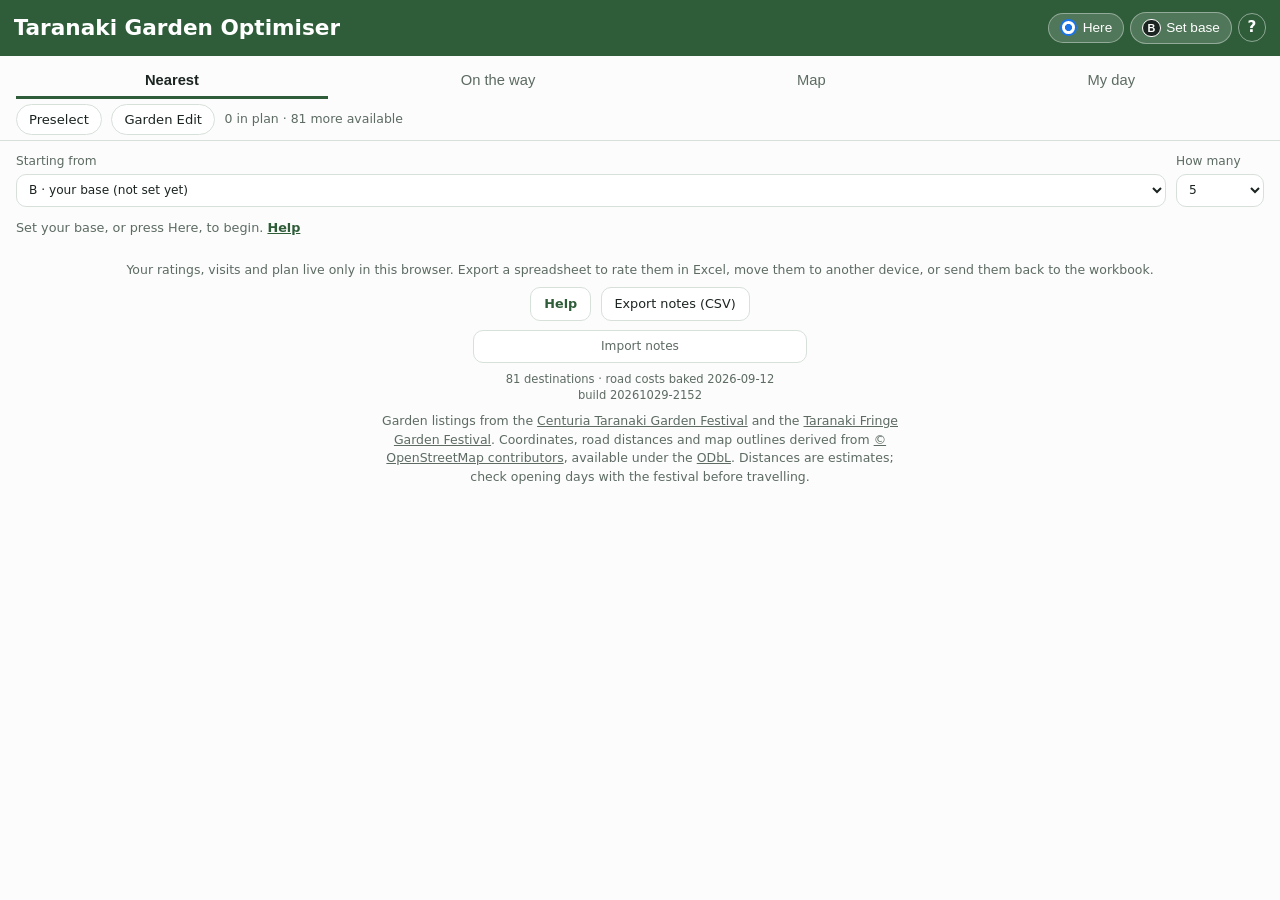
<file: index.html>
<!doctype html>
<html lang="en-NZ">
  <head>
    <meta charset="utf-8" />
    <!-- No viewport-fit=cover: on Android 15 it lets the page run under the gesture bar. -->
    <meta name="viewport" content="width=device-width, initial-scale=1" />
    <meta name="theme-color" content="#2f5d3a" />
    <!-- Shared by link, not by search. This is obscurity, not access control. -->
    <meta name="robots" content="noindex, nofollow" />
    <title>Taranaki Garden Optimiser</title>
    <link rel="stylesheet" href="style.css" />
    <link rel="manifest" href="manifest.webmanifest" />
    <link rel="icon" href="icon.svg" />
    <!-- Replaced by src/publish.py at publish time. -->
    <meta name="build" content="20261029-2152" />
  </head>
  <body>
    <header>
      <h1>Taranaki Garden Optimiser</h1>
      <div class="where">
        <button id="here-button" class="base" type="button" title="Where am I? Takes one GPS fix">
          <span class="here-icon" aria-hidden="true"></span><span id="here-label">Here</span>
        </button>
        <button id="base-button" class="base" type="button" title="Your base: where you are staying">
          <span class="base-icon" aria-hidden="true">B</span><span id="base-label">Set base</span>
        </button>
        <!-- A different kind of control from the two beside it, so it is drawn
             as an outline circle rather than a third filled pill. -->
        <a id="help-button" class="help-button" href="help.html" target="_blank" rel="noopener"
          aria-label="Help: how this works" title="How this works">?</a>
      </div>
    </header>

    <nav class="modes" role="tablist">
      <button class="mode is-active" data-mode="nearest" role="tab">Nearest</button>
      <button class="mode" data-mode="via" role="tab">On the way</button>
      <button class="mode" data-mode="map" role="tab">Map</button>
      <button class="mode" data-mode="route" role="tab">My day</button>
    </nav>

    <!-- Only with ?tm=y on the address: a day walked through from a desk. -->
    <p id="test-banner" class="test-banner" role="status" hidden></p>
    <div id="test-drive" class="test-drive" hidden>
      <button id="test-step" type="button">Drive on</button>
      <button id="test-place" type="button">Put me on the map</button>
      <span id="test-clock" class="test-clock"></span>
    </div>

    <!-- One line on every tab: what is in play, and the way in to change it. -->
    <div class="filter-strip">
      <button id="preselect-button" type="button" class="filters-button" aria-haspopup="dialog">
        Preselect <span id="plan-count" class="filters-count" hidden></span>
      </button>
      <button id="edit-button" type="button" class="filters-button" aria-haspopup="dialog">Garden Edit</button>
      <span id="preselect-summary" class="filters-summary"></span>
    </div>

    <section id="map-view" class="map-view" hidden>
      <div class="map-toolbar">
        <button id="map-select" type="button" aria-pressed="false">&#9645; Select area</button>
        <button id="map-fit" type="button">Fit</button>
        <button id="map-add-friend" type="button" title="Add a friend's house to visit">+ Friend</button>
        <span id="map-count" class="map-count"></span>
      </div>
      <p id="map-base-hint" class="map-hint" hidden>
        <span>
          <span id="map-base-text">Is <strong>B</strong> in the right place? Tap where your base is to move it.</span>
          <span id="map-base-status" class="map-base-status" role="status"></span>
        </span>
        <button id="map-base-done" type="button" class="link">Done</button>
      </p>
      <p id="map-hint" class="map-hint" hidden>
        Drag a box. The first garden it catches decides: lock them all in, or release them all.
        Greyed-out gardens are left alone.
      </p>
      <div id="map-canvas" class="map-canvas"></div>
    </section>

    <section class="controls">
      <div class="row">
        <label>
          Starting from
          <select id="origin"></select>
        </label>
        <label id="destination-field" hidden>
          Heading to
          <select id="destination"></select>
        </label>
        <label id="detour-field" class="narrow" hidden>
          Detour up to
          <select id="detour-cap">
            <option value="0">Any</option>
            <option value="2">2 km</option>
            <option value="5">5 km</option>
            <option value="10">10 km</option>
            <option value="20">20 km</option>
          </select>
        </label>
        <label id="order-field" hidden>
          Order by
          <select id="order">
            <option value="detour">Cheapest detour</option>
            <option value="route">Driving order</option>
          </select>
        </label>
        <label id="count-field" class="narrow">
          How many
          <select id="count">
            <option>5</option>
            <option>10</option>
            <option>15</option>
            <option>20</option>
            <option value="0">All</option>
          </select>
        </label>
      </div>
    </section>

    <section id="plan" class="plan" hidden>
      <!-- The day's switches sit above all three groups, which each carry their own heading. -->
      <div class="plan-head">
        <label class="check">
          <input id="return-home" type="checkbox" checked />
          Return to base
        </label>
        <label class="check" title="Tick a garden off once you have been there ten minutes and driven away">
          <input id="auto-seen" type="checkbox" checked />
          Tick off as I go
        </label>
        <button id="clear-plan" type="button" class="link">Clear</button>
      </div>
      <p id="plan-no-start" class="plan-note" hidden>
        No base set and not starting from here, so this begins at whichever garden gives the shortest run.
        <button id="plan-set-start" type="button" class="link">Set your base</button>
      </p>
      <div class="plan-tools">
        <button id="replan-here" type="button" title="Take a GPS fix and reorder the stops still to go from where you are">
          <span class="here-icon" aria-hidden="true"></span> Re-plan from here
        </button>
        <button id="head-base" type="button" hidden title="Directions to your base in Google Maps">
          <span class="base-icon" aria-hidden="true">B</span> <span id="head-base-label">Head to base</span>
        </button>
      </div>
      <p id="follow-note" class="note" hidden></p>

      <!-- Three groups, in the order a day moves through them: what Google Maps
           has now, what is still to send, and what is done. The button sits
           between the first two because that is what it does: it moves gardens
           from the plan up into Maps. -->
      <div id="frame-sent" class="frame is-sent" hidden>
        <h3 class="frame-head">Sent to Google Maps</h3>
        <ol id="list-sent" class="plan-list"></ol>
      </div>
      <button id="navigate" type="button" class="primary" hidden>Send to Google Maps</button>
      <p id="plan-handoff-note" class="note" hidden></p>
      <div id="frame-plan" class="frame">
        <h3 class="frame-head">Today's plan</h3>
        <ol id="plan-list" class="plan-list"></ol>
      </div>
      <p id="plan-summary" class="summary"></p>
      <div id="frame-done" class="frame is-done" hidden>
        <h3 class="frame-head">Completed</h3>
        <ol id="list-done" class="plan-list done-list"></ol>
      </div>
    </section>

    <div id="toast" class="toast" role="status" hidden></div>

    <p id="status" class="status"></p>
    <ul id="results" class="results"></ul>

    <footer>
      <p class="note">
        Your ratings, visits and plan live only in this browser. Export a spreadsheet to
        rate them in Excel, move them to another device, or send them back to the workbook.
      </p>
      <div class="row footer-actions">
        <a class="help-link" href="help.html" target="_blank" rel="noopener">Help</a>
        <button id="export" type="button">Export notes (CSV)</button>
        <label class="import">Import notes<input id="import" type="file" accept=".csv,.json,text/csv,application/json" /></label>
      </div>
      <span id="provenance"></span>
      <p class="note credits">
        Garden listings from the
        <a href="https://www.gardenfestnz.co.nz/gardens" rel="noopener">Centuria Taranaki Garden Festival</a>
        and the
        <a href="https://www.taranakigardens.co.nz/gardens-and-map/" rel="noopener">Taranaki Fringe Garden Festival</a>.
        Coordinates, road distances and map outlines derived from
        <a href="https://www.openstreetmap.org/copyright" rel="noopener">© OpenStreetMap contributors</a>,
        available under the <a href="https://opendatacommons.org/licenses/odbl/" rel="noopener">ODbL</a>.
        Distances are estimates; check opening days with the festival before travelling.
      </p>
    </footer>

    <dialog id="stop-dialog" class="stop-dialog">
      <form method="dialog">
        <div id="stop-detail"></div>
        <menu><button value="close" class="primary">Close</button></menu>
      </form>
    </dialog>

    <dialog id="base-dialog" class="base-dialog">
      <form method="dialog">
        <h2><span class="base-icon" aria-hidden="true">B</span> Your base</h2>
        <p class="note">
          Where you are staying. Plans start here and can return here. It stays on this
          device and is never part of the published site. Finding the address and measuring
          road distances asks OpenStreetMap's free services, once.
        </p>
        <p id="base-current" class="base-current" hidden></p>

        <label for="base-address">Address</label>
        <div class="base-search">
          <input id="base-address" type="search" autocomplete="street-address" enterkeyhint="search"
            placeholder="e.g. 12 Devon Street West, New Plymouth" />
          <button id="base-lookup" type="button">Find</button>
        </div>
        <ul id="base-results" class="base-results"></ul>

        <button id="use-gps" type="button">I'm at the base now: use my location</button>
        <details>
          <summary>Or enter coordinates</summary>
          <div class="row">
            <label>Latitude <input id="base-lat" type="text" inputmode="decimal" placeholder="-39.06" /></label>
            <label>Longitude <input id="base-lon" type="text" inputmode="decimal" placeholder="174.07" /></label>
          </div>
        </details>
        <p id="base-status" class="note" role="status"></p>
        <menu>
          <button id="base-clear" type="button" class="link">Remove base</button>
          <button value="cancel">Cancel</button>
          <button id="base-save" type="button" class="primary" disabled>Save</button>
        </menu>
      </form>
    </dialog>

    <dialog id="friend-dialog" class="base-dialog">
      <form method="dialog">
        <h2><span id="friend-badge" class="friend-badge" aria-hidden="true">?</span> <span id="friend-title">A friend's house</span></h2>
        <p class="note">
          Somewhere of your own to visit on the day. It stays on this phone only: never part of
          the published site or the notes export. Finding the address and measuring road
          distances asks OpenStreetMap's free services, once.
        </p>
        <div class="row">
          <label class="narrow">Initials
            <input id="friend-initials" type="text" maxlength="3" autocapitalize="characters" autocomplete="off" placeholder="GK" />
          </label>
          <label>Name
            <input id="friend-name" type="text" autocomplete="off" placeholder="Graham" />
          </label>
        </div>
        <label for="friend-address">Address</label>
        <div class="base-search">
          <input id="friend-address" type="search" autocomplete="off" enterkeyhint="search"
            placeholder="e.g. 12 Devon Street West, New Plymouth" />
          <button id="friend-lookup" type="button">Find</button>
        </div>
        <ul id="friend-results" class="base-results"></ul>
        <label>Staying about
          <select id="friend-minutes"></select>
        </label>
        <p id="friend-status" class="note" role="status"></p>
        <menu>
          <button id="friend-delete" type="button" class="link">Delete</button>
          <button value="cancel">Cancel</button>
          <button id="friend-save" type="button" class="primary" disabled>Save</button>
        </menu>
      </form>
    </dialog>

    <dialog id="preselect-dialog" class="preselect" data-pane="gardens">
      <div class="ps-head">
        <h2 tabindex="-1" autofocus>Preselect</h2>
        <div class="ps-tabs" role="tablist">
          <button type="button" class="ps-tab" data-pane="filters" role="tab">Filters</button>
          <button type="button" class="ps-tab" data-pane="gardens" role="tab">Gardens <span id="ps-tab-count"></span></button>
        </div>
        <button id="preselect-done" type="button" class="primary">Done</button>
      </div>
      <label class="ps-search">
        <span class="visually-hidden">Search gardens</span>
        <input id="ps-search" type="search" autocomplete="off" enterkeyhint="search"
          placeholder="Search name, street, area or number (C9)" />
      </label>

      <div class="ps-body">
        <section class="ps-filters" aria-label="Filters">
          <fieldset>
            <legend>What to show</legend>
            <div class="row">
              <label>
                Area
                <select id="area"><option value="">Any area</option></select>
              </label>
              <label>
                Festival
                <select id="festival">
                  <option value="Both">Both</option>
                  <option value="Centuria">Centuria</option>
                  <option value="Fringe">Fringe</option>
                </select>
              </label>
            </div>
            <div class="row">
              <label>
                Open on
                <select id="open-on"><option value="">Any day</option></select>
              </label>
            </div>
            <p class="note">Gardens whose days aren't published stay in, marked <strong>?</strong>.</p>
            <div class="row">
              <label>
                Type
                <select id="entry-type">
                  <option value="All">All</option>
                  <option value="Garden">Gardens</option>
                  <option value="Place of interest">Places of interest</option>
                </select>
              </label>
              <label>
                Size
                <select id="anchor">
                  <option value="">Any</option>
                  <option value="Daily anchor">Major (half-day)</option>
                  <option value="Support">Worth a stop</option>
                </select>
              </label>
            </div>

            <label class="check">
              <input id="hide-visited" type="checkbox" checked />
              Hide ones I've seen
            </label>

            <label id="range-field" class="grow">
              <span>Distance from where I'm starting: <output id="max-km-value">any</output></span>
              <input id="max-km" type="range" min="0" max="100" step="5" value="0" />
            </label>
            <p id="range-note" class="note" hidden>Needs a starting point, so it is not applied yet.</p>

            <div class="row amenities">
              <span class="amenity-label">Prefer</span>
              <label class="chip">Refreshments <input type="checkbox" data-amenity="Refreshments" /></label>
              <label class="chip">Toilets <input type="checkbox" data-amenity="Toilets" /></label>
              <label class="chip">Plants <input type="checkbox" data-amenity="Plants for Sale" /></label>
              <label class="chip">Accessible <input type="checkbox" data-amenity="Accessibility" /></label>
            </div>
          </fieldset>

          <fieldset>
            <legend>Best picks</legend>
            <div class="row">
              <label>
                Rated at least
                <select id="min-interest">
                  <option value="">Any</option>
                  <option value="5">5 or more</option>
                  <option value="7">7 or more</option>
                  <option value="9">9 or more</option>
                </select>
              </label>
              <label>
                Rank Nearest by
                <select id="rank">
                  <option value="distance">Distance only</option>
                  <option value="blend">Distance and my ratings</option>
                </select>
              </label>
            </div>
            <label id="weight-field" class="grow" hidden>
              My ratings count for <output id="interest-weight-value">35%</output>
              <input id="interest-weight" type="range" min="0" max="80" step="5" value="35" />
              <span class="note">Distance counts for the rest.</span>
            </label>
            <label class="check">
              <input id="must-visit-only" type="checkbox" />
              Must visit only
            </label>
            <p class="note">A minimum rating leaves out gardens you haven't rated yet.</p>
          </fieldset>

          <button id="filters-reset" type="button" class="link">Reset filters</button>
        </section>

        <section class="ps-gardens" aria-label="Gardens">
          <p id="ps-estimate" class="ps-estimate"></p>
          <!-- Friends' houses: never filtered, always here to tick in. -->
          <div class="ps-friends">
            <div class="ps-friends-head">
              <span class="ps-subhead">Friends</span>
              <button id="ps-add-friend" type="button" class="link">+ Add a friend</button>
            </div>
            <ul id="ps-friends-list" class="ps-list"></ul>
          </div>
          <div class="ps-list-head">
            <span id="ps-shown" class="note"></span>
            <button id="ps-choose-all" type="button">Choose all</button>
            <button id="ps-release-all" type="button">Release all</button>
          </div>
          <ul id="ps-list" class="ps-list"></ul>
          <div id="ps-outside" hidden>
            <p class="ps-subhead">Also matching your search, outside your filters</p>
            <ul id="ps-outside-list" class="ps-list"></ul>
          </div>
          <p class="note ps-help">
            Tick to lock a garden into your plan. Locked-in gardens stay whatever the filters say.
            Release one and it stays in view until you next change a filter.
          </p>
        </section>
      </div>
    </dialog>

    <dialog id="edit-dialog" class="preselect editor" data-pane="gardens">
      <div class="ps-head">
        <h2 tabindex="-1" autofocus>Garden Edit</h2>
        <div class="ps-tabs" role="tablist">
          <button type="button" class="ps-tab" data-edit-pane="gardens" role="tab">Gardens <span id="ed-tab-shown"></span></button>
          <button type="button" class="ps-tab" data-edit-pane="edit" role="tab">Edit <span id="ed-tab-picked"></span></button>
        </div>
        <button id="edit-done" type="button" class="primary">Done</button>
      </div>
      <div class="ps-search ed-search">
        <label>
          <span class="visually-hidden">Search gardens</span>
          <input id="ed-search" type="search" autocomplete="off" enterkeyhint="search"
            placeholder="Search name, street, area or number (C9)" />
        </label>
        <label>
          <span class="visually-hidden">Which gardens to list</span>
          <select id="ed-scope">
            <option value="pool">My preselection</option>
            <option value="plan">My plan</option>
            <option value="all">All gardens</option>
          </select>
        </label>
      </div>

      <div class="ps-body">
        <section class="ps-gardens ed-list" aria-label="Gardens">
          <div class="ps-list-head">
            <span id="ed-shown" class="note"></span>
            <button id="ed-pick-all" type="button">Select all shown</button>
            <button id="ed-pick-none" type="button">Clear selection</button>
          </div>
          <ul id="ed-list" class="ps-list"></ul>
          <button id="ed-go-edit" type="button" class="primary ed-go-edit" hidden>Edit selected</button>
        </section>

        <section class="ed-form" aria-label="Edit">
          <div id="ed-target" class="ed-target"></div>
          <fieldset id="ed-fields" class="ed-fields" disabled>
            <label>
              Rating
              <select id="ed-interest" data-field="interest">
                <option value="">Not rated</option>
                <option value="1">1 low</option>
                <option>2</option><option>3</option><option>4</option>
                <option value="5">5 neutral</option>
                <option>6</option><option>7</option><option>8</option><option>9</option>
                <option value="10">10 top</option>
              </select>
            </label>
            <label>
              Must visit
              <select id="ed-mustVisit" data-field="mustVisit">
                <option value="">Not set</option>
                <option>Yes</option>
                <option>Maybe</option>
                <option>No</option>
              </select>
            </label>
            <div class="row">
              <label>
                Seen
                <select id="ed-visited" data-field="visited">
                  <option>No</option>
                  <option>Yes</option>
                </select>
              </label>
              <label>
                On
                <input id="ed-visitedOn" data-field="visitedOn" type="date" />
              </label>
            </div>
            <p id="ed-visited-note" class="note" hidden></p>
            <!-- The clear buttons sit outside the labels, which would otherwise adopt them. -->
            <div class="ed-field">
              <div class="ed-field-head">
                <label for="ed-minutes">Visit minutes</label>
                <button id="ed-clear-minutes" type="button" class="link ed-clear">use listing</button>
              </div>
              <input id="ed-minutes" data-field="minutes" type="number" inputmode="numeric" min="5" max="480" step="5" />
            </div>
            <div class="ed-field">
              <div class="ed-field-head">
                <label for="ed-note">Notes</label>
                <button id="ed-clear-note" type="button" class="link ed-clear">clear</button>
              </div>
              <textarea id="ed-note" data-field="note" rows="4"></textarea>
            </div>
            <p id="ed-error" class="ed-error" role="alert" hidden></p>
          </fieldset>

          <div class="ed-undo">
            <button id="ed-undo" type="button" disabled>Undo</button>
            <span id="ed-last" class="note"></span>
          </div>

          <div id="ed-listing" class="ed-listing" hidden></div>
          <p class="note ed-help">
            Changes save as you make them, to every highlighted garden. Where they differ a field
            shows <em>mixed</em>, and stays untouched unless you change it. Listing details come
            from the festivals and cannot be edited.
          </p>
        </section>
      </div>
    </dialog>

    <script type="module" src="app.js"></script>
  </body>
</html>
</file>
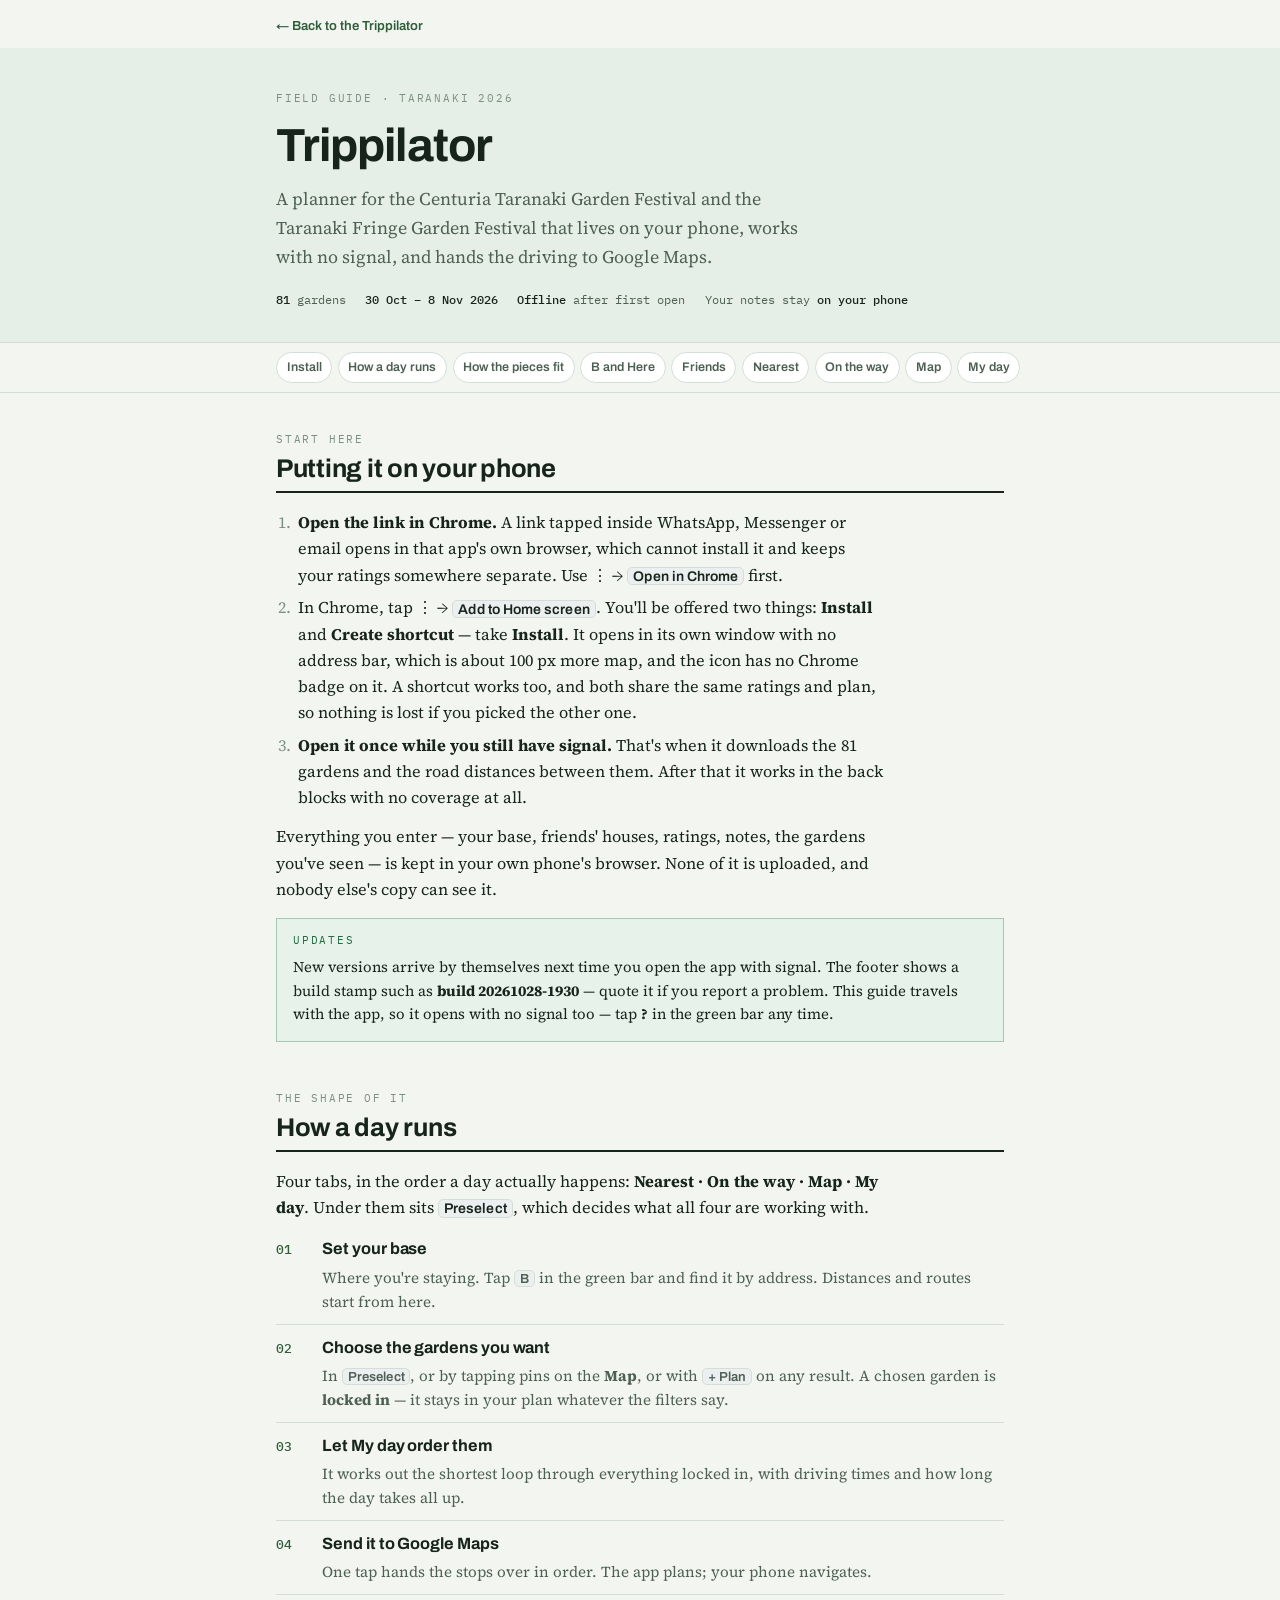
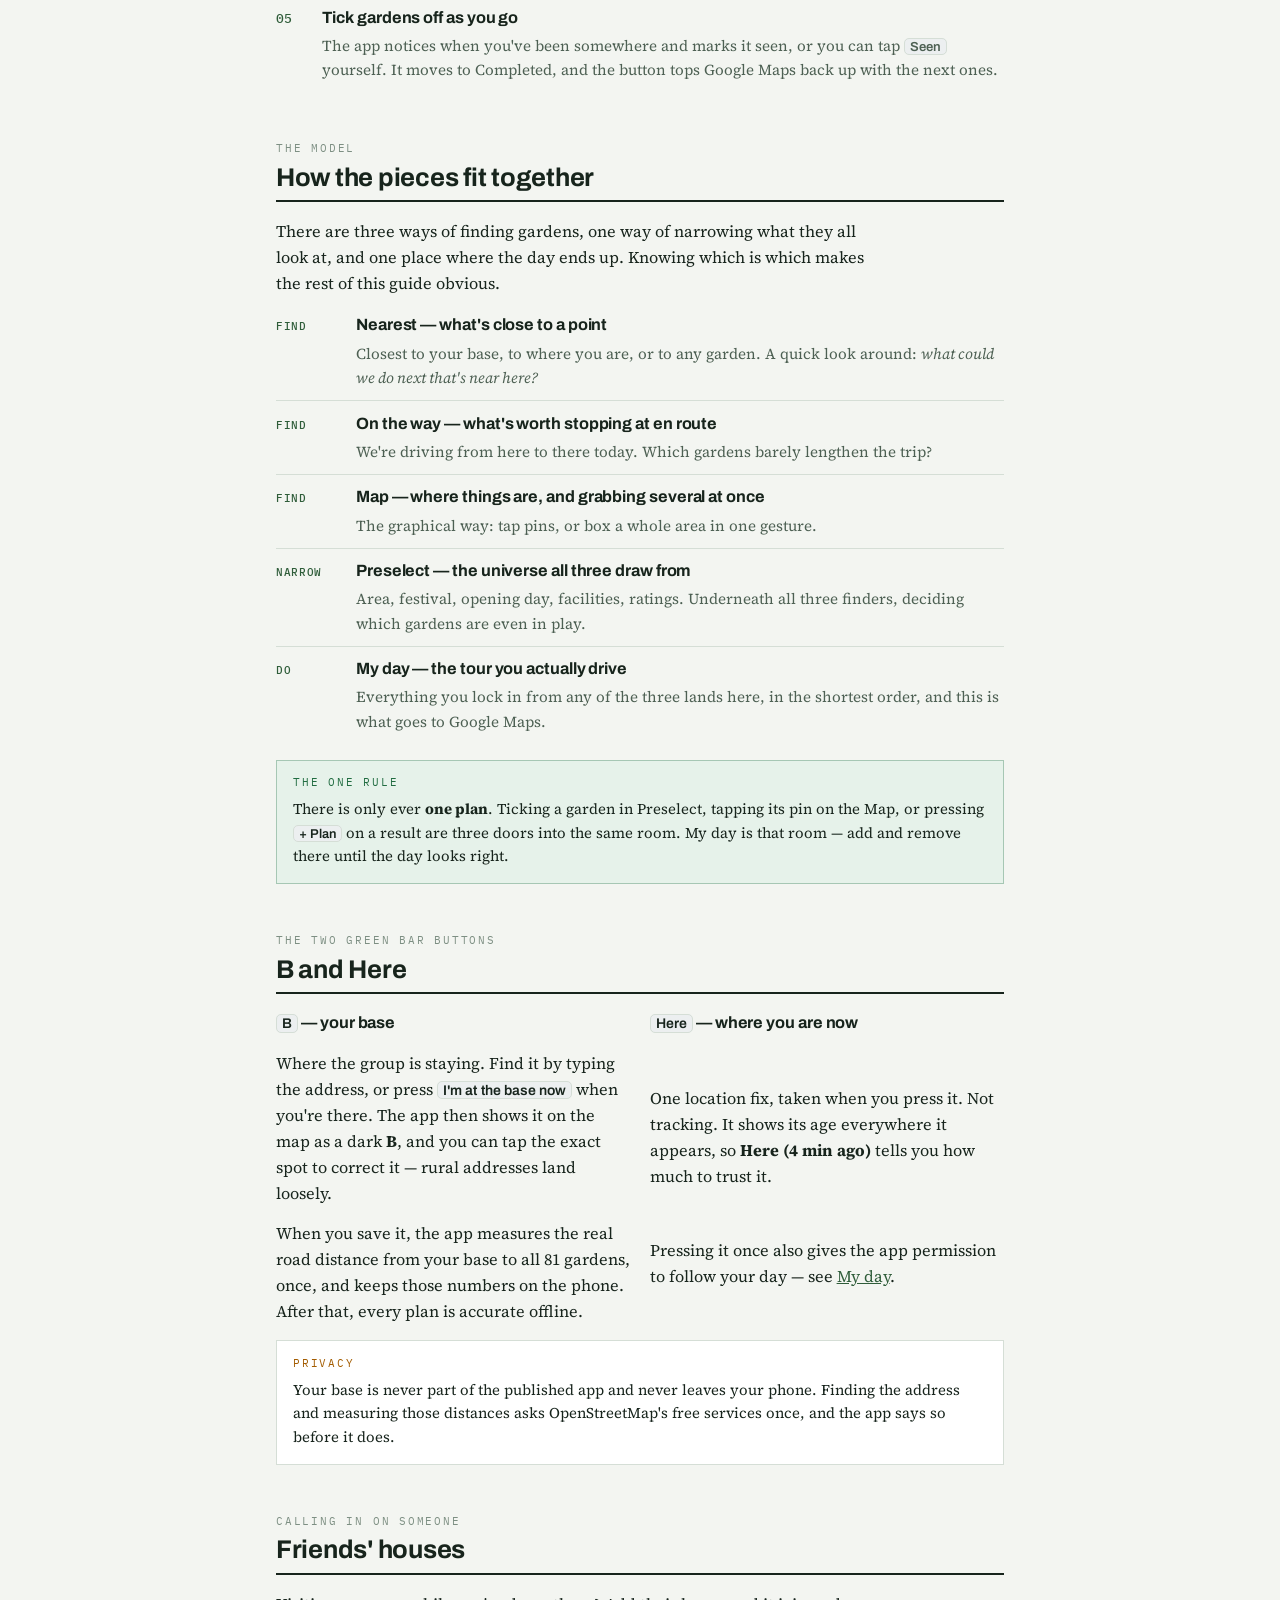
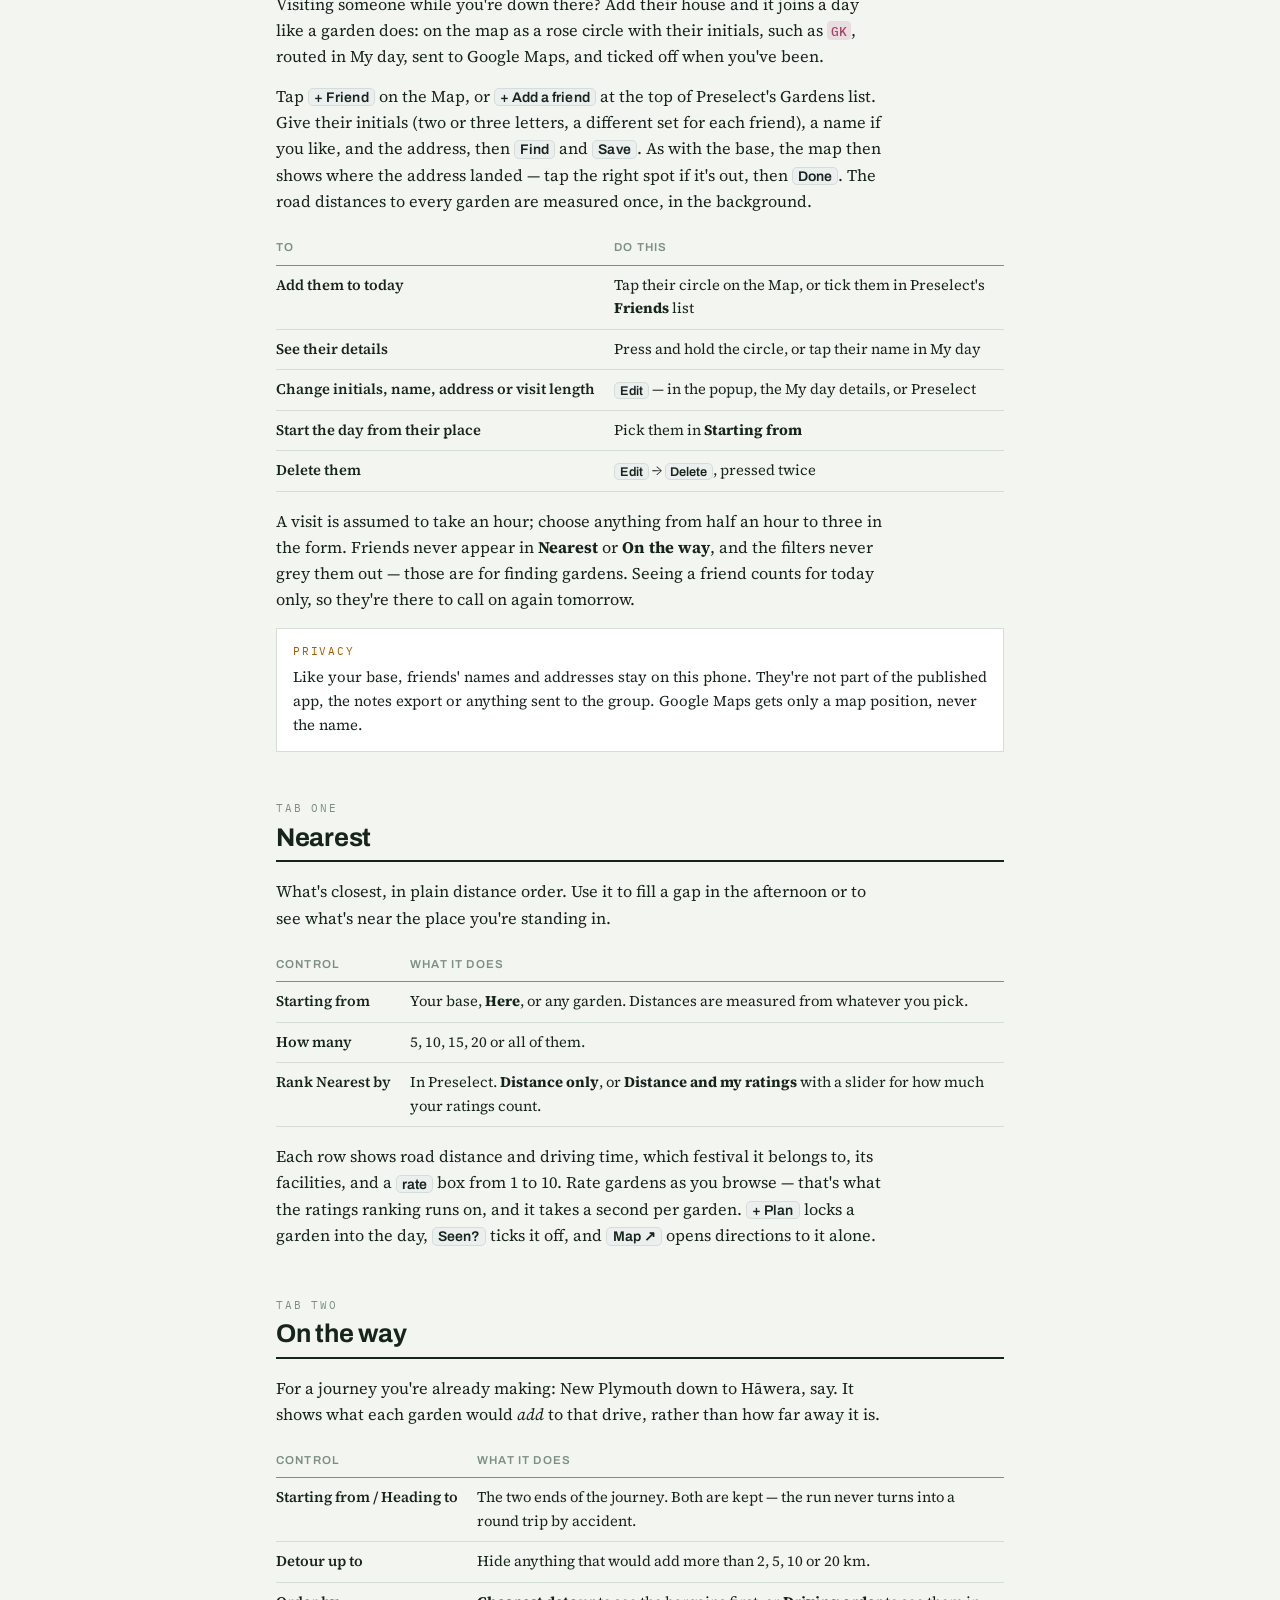
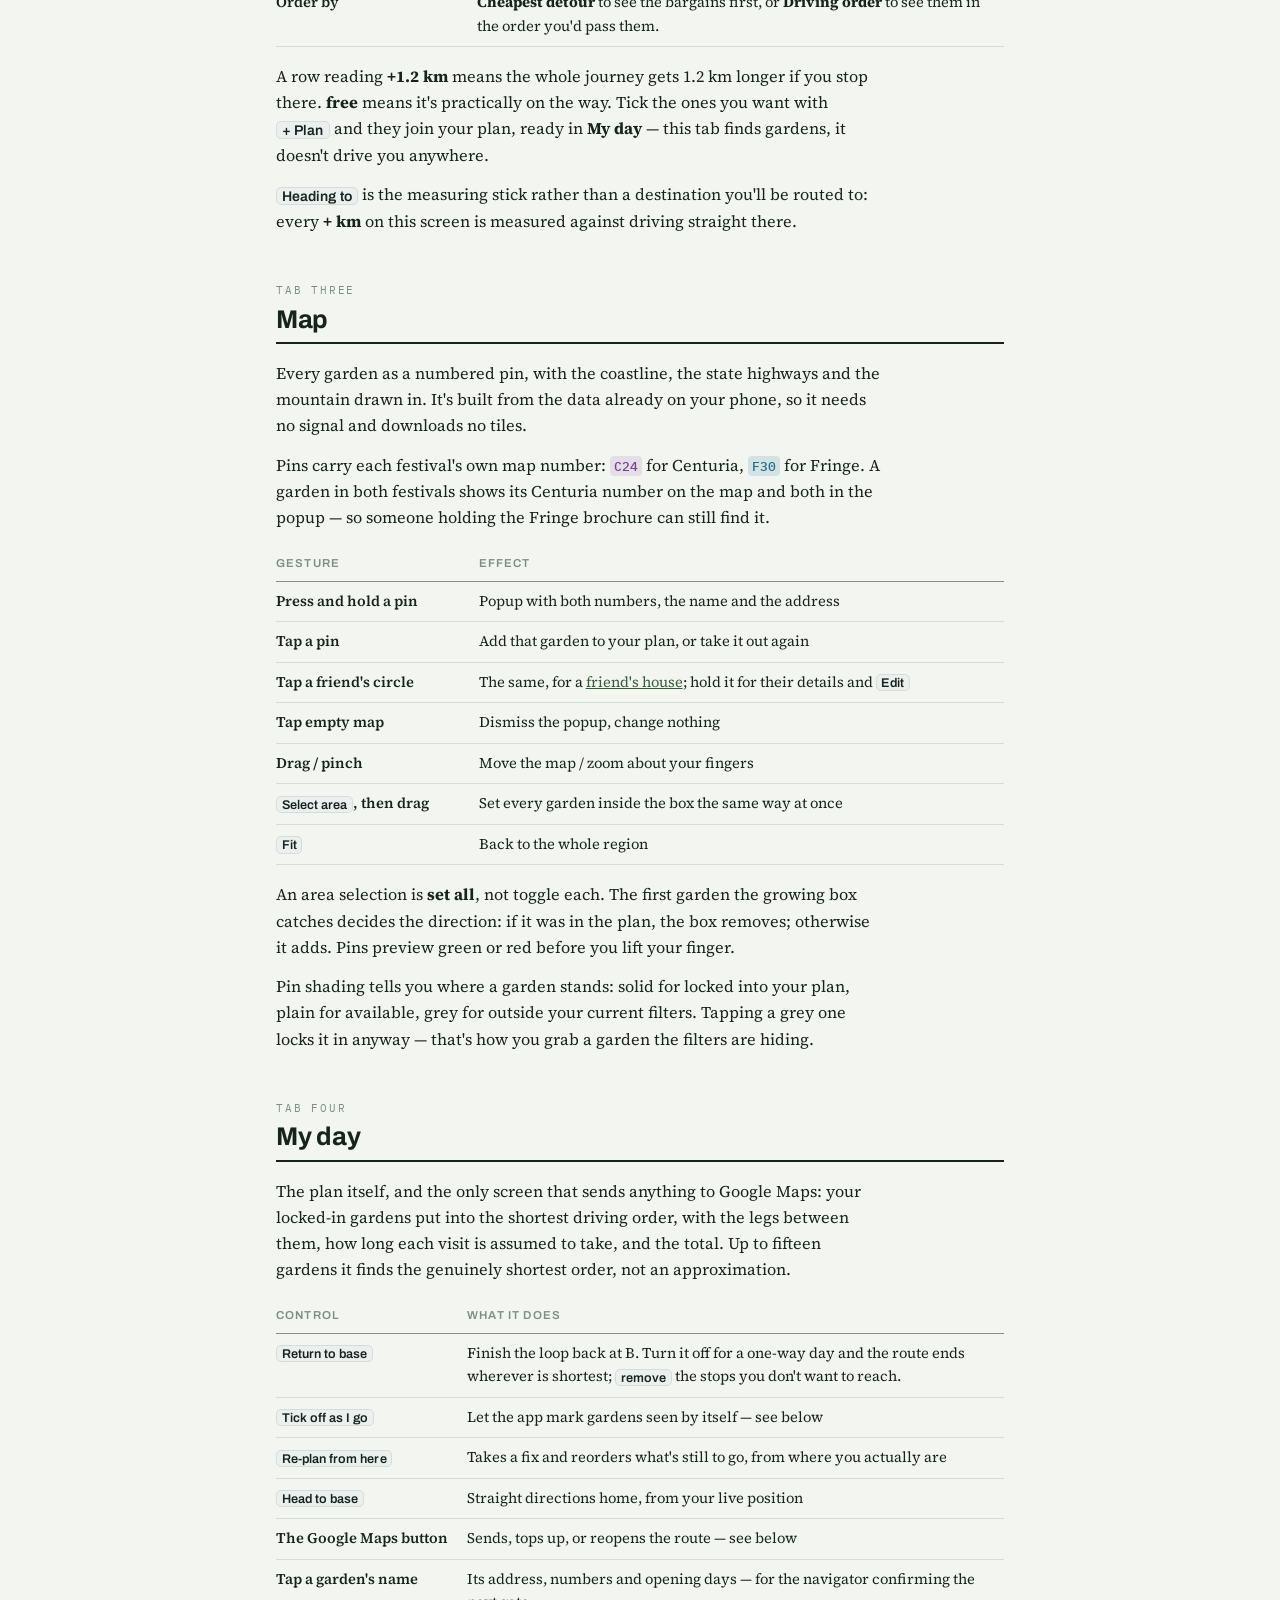
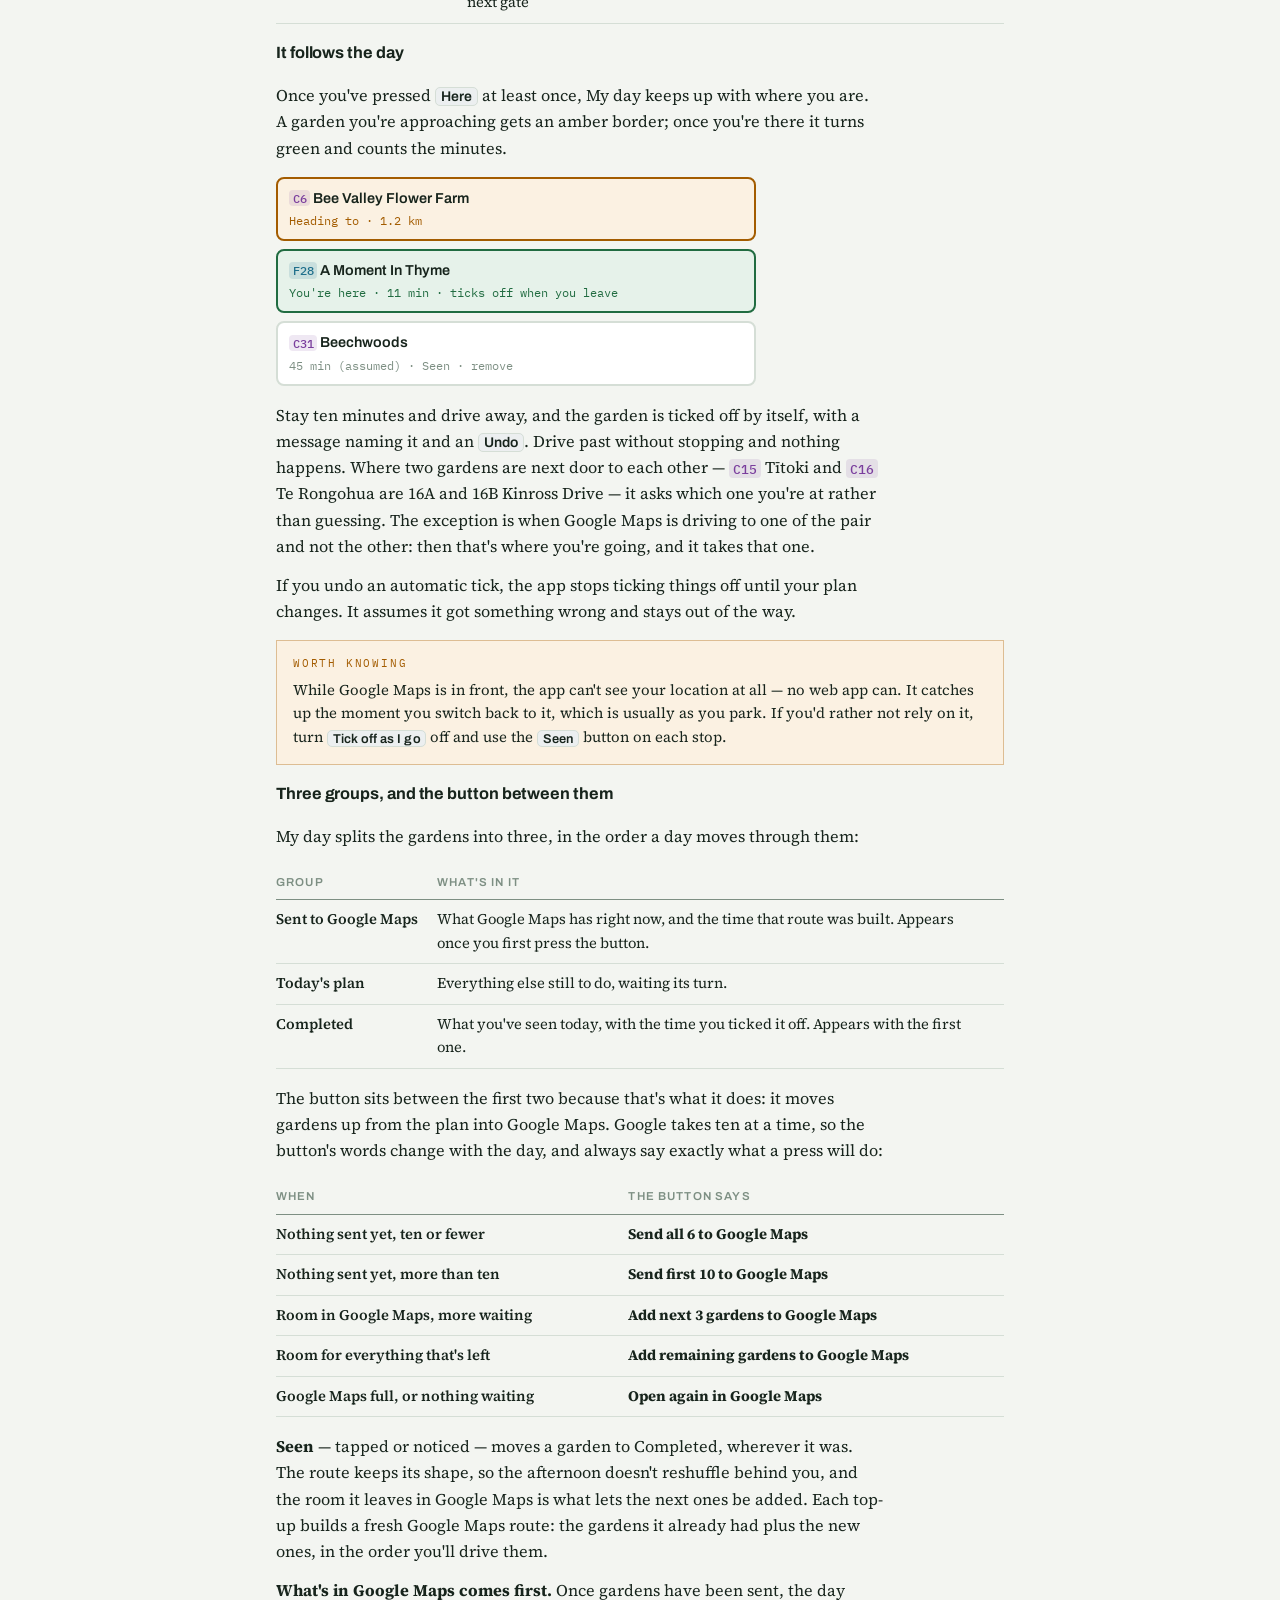
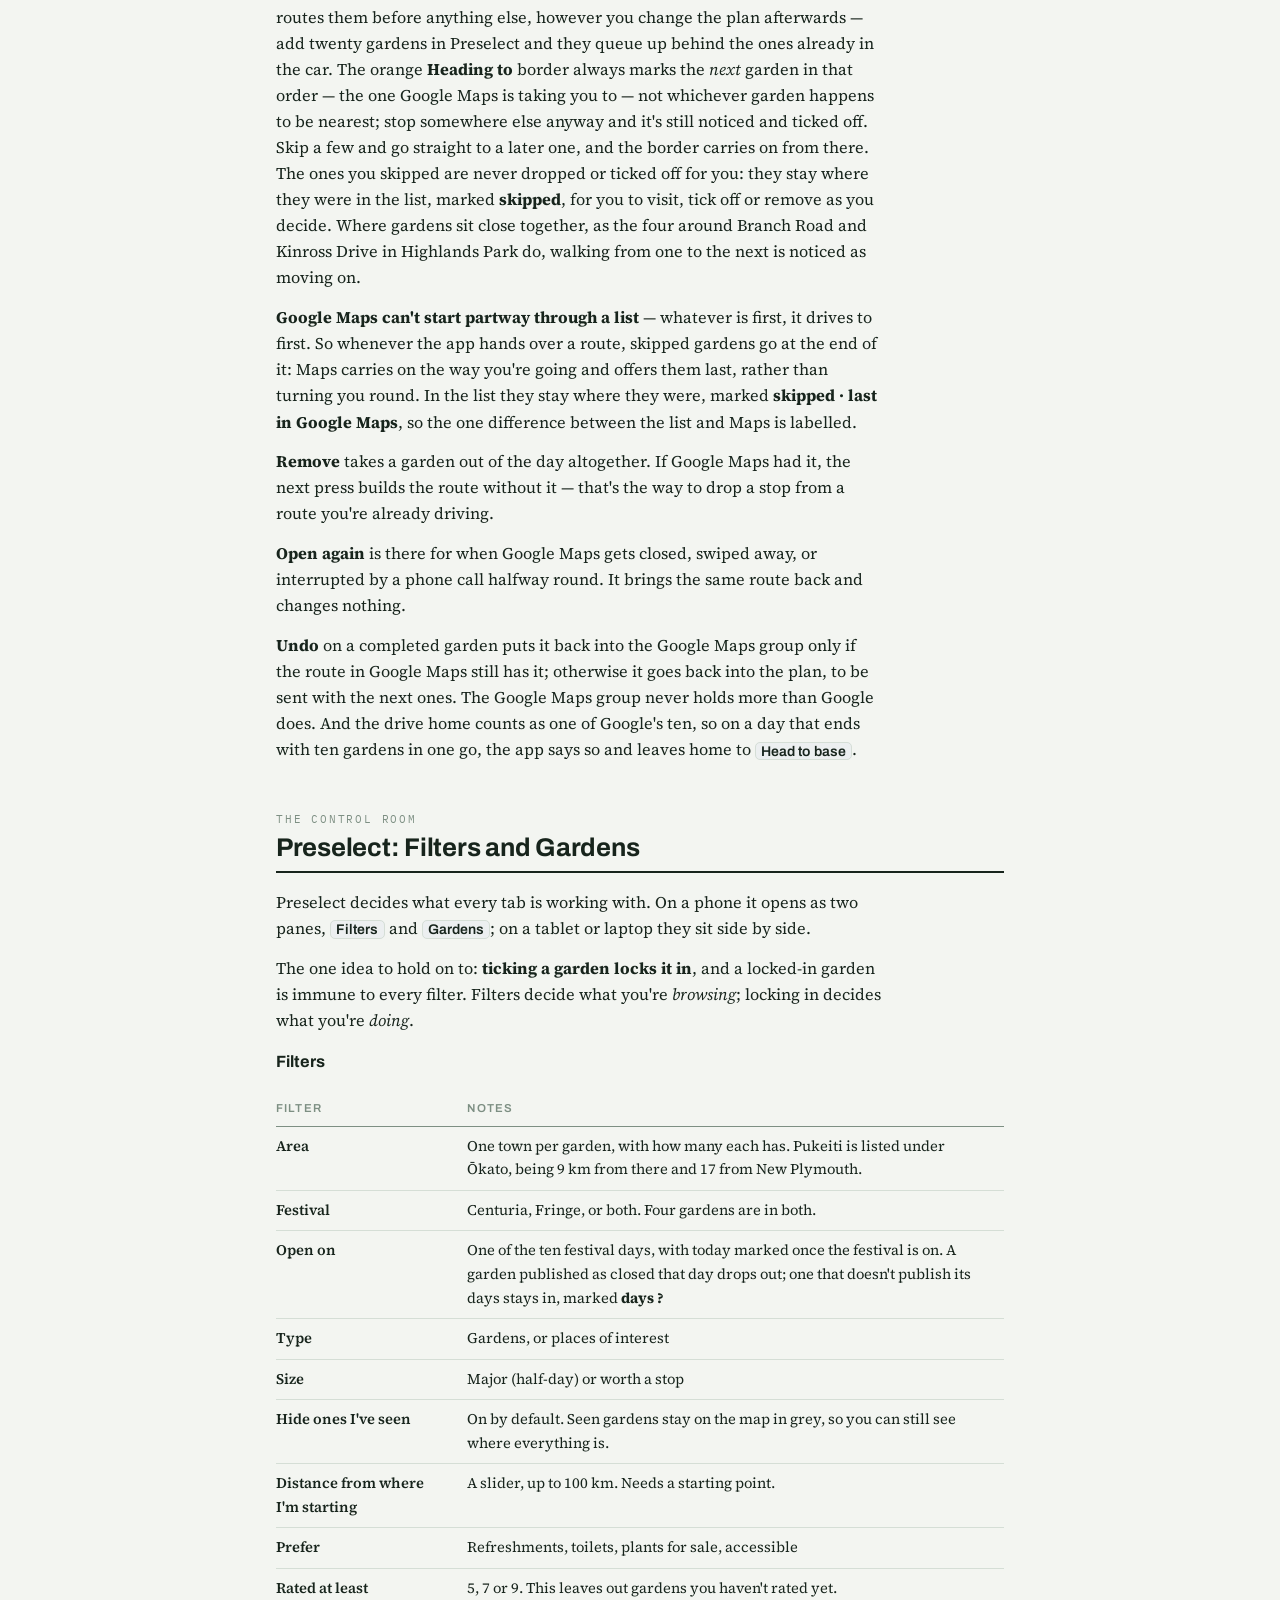
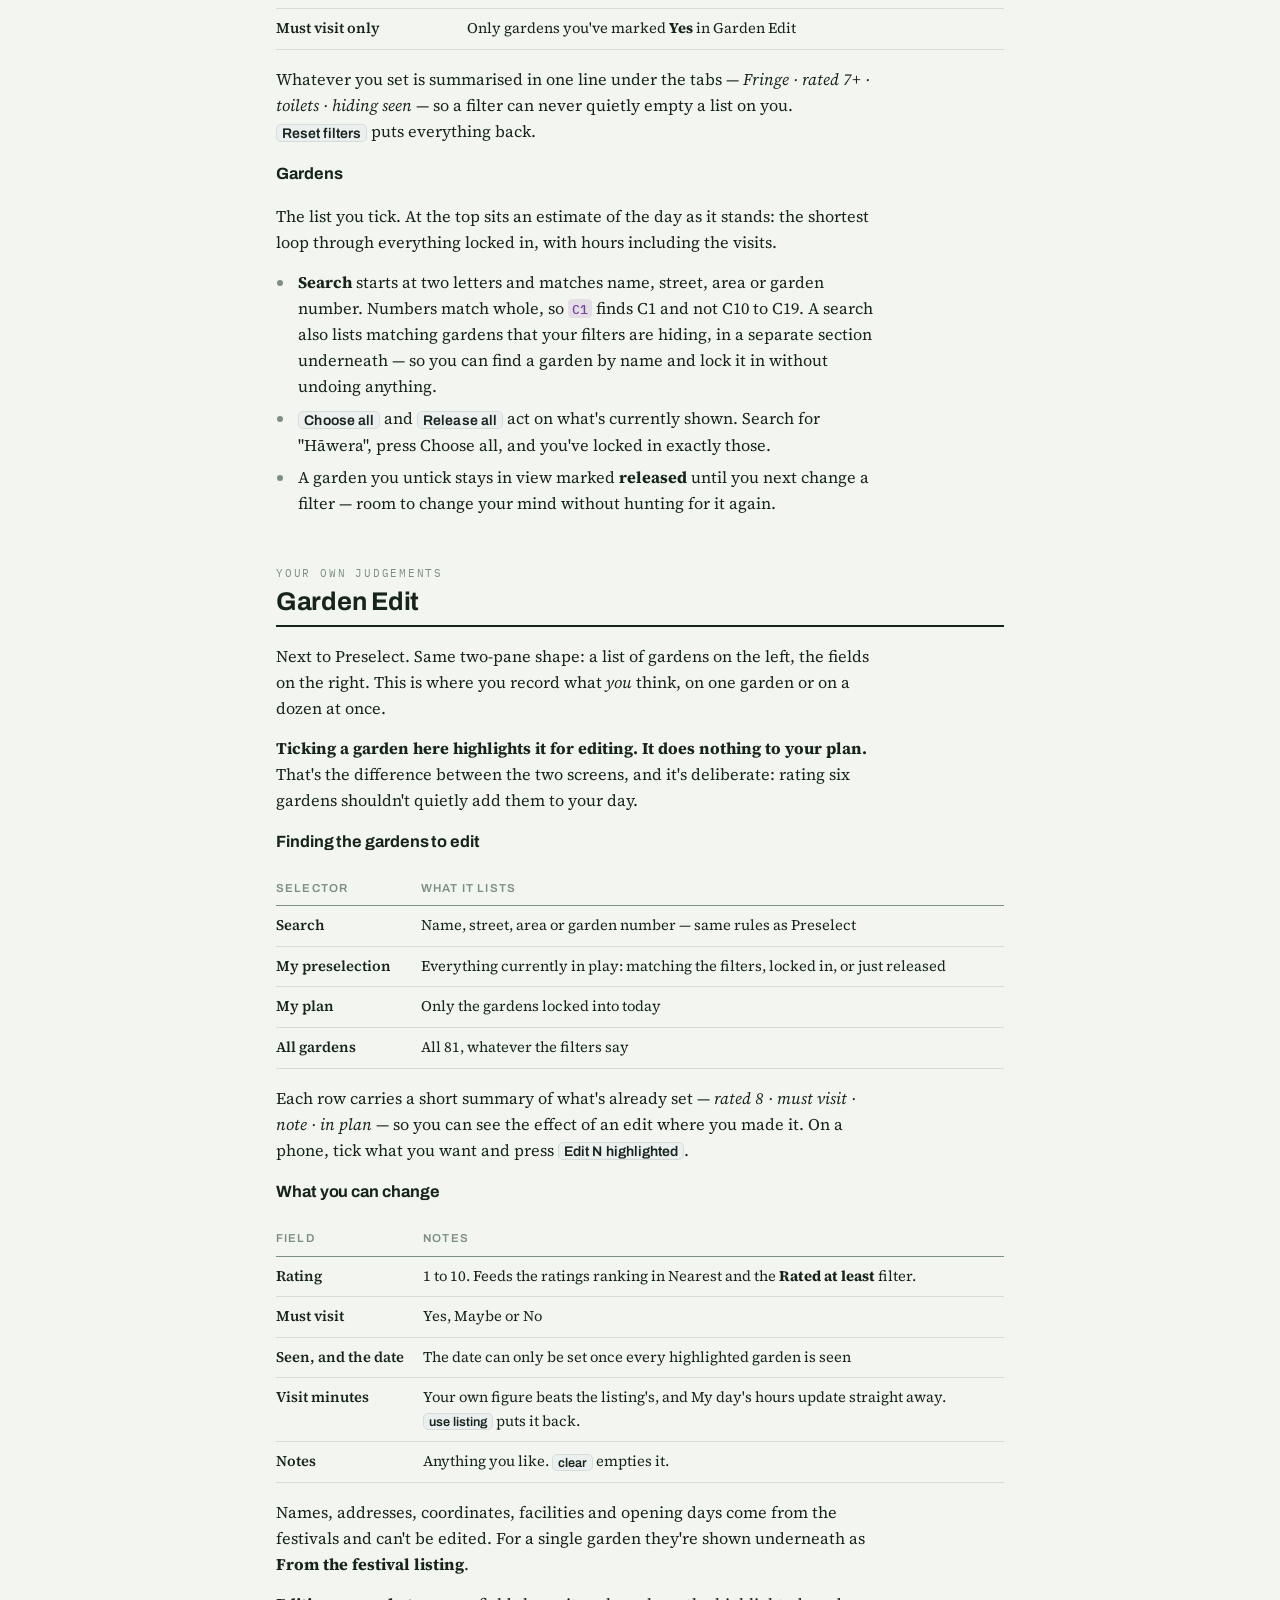
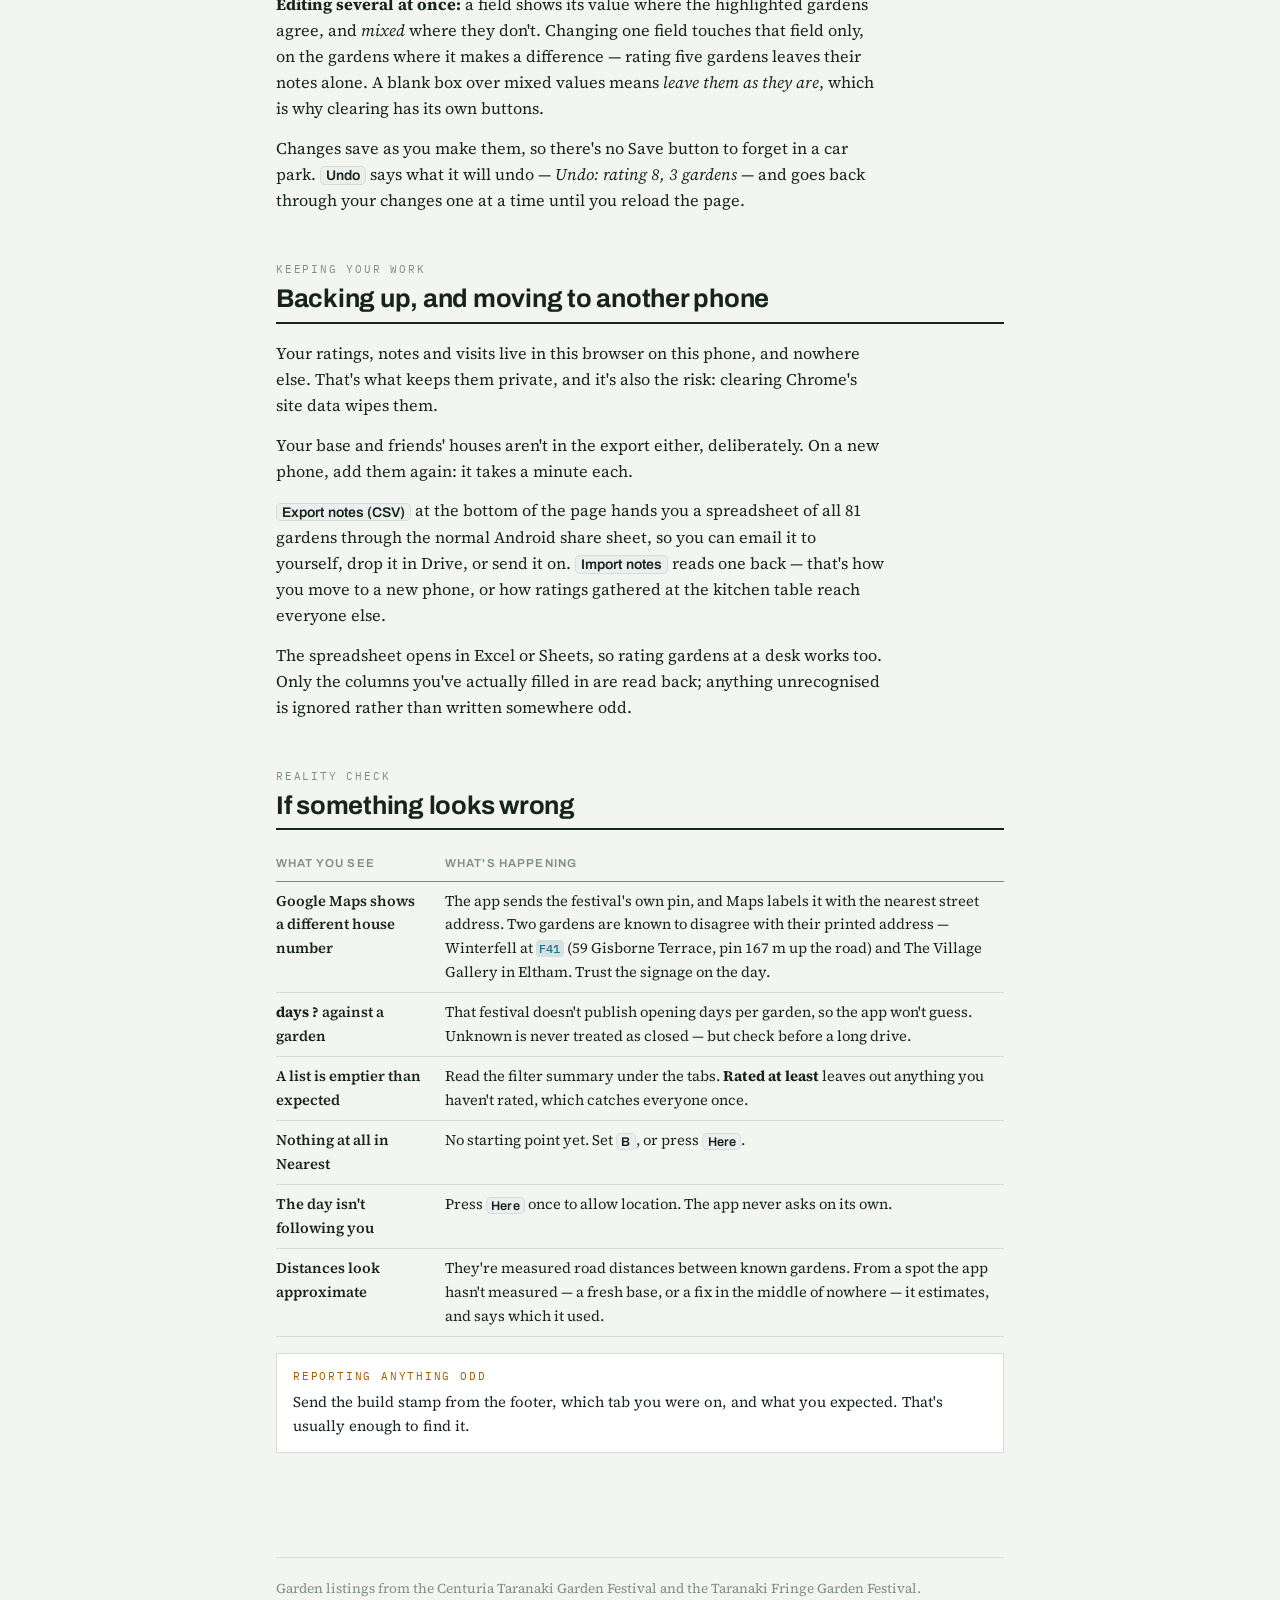
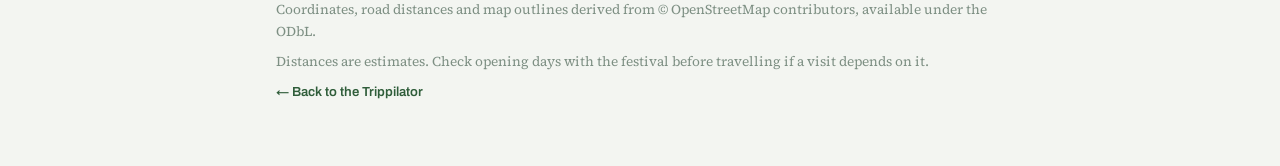
<file: help.html>
<!doctype html>
<html lang="en-NZ">
<head>
<meta charset="utf-8">
<meta name="viewport" content="width=device-width, initial-scale=1">
<meta name="theme-color" content="#2f5d3a">
<meta name="robots" content="noindex, nofollow">
<title>Trippilator Handbook</title>
<link rel="icon" href="icon.svg">
<!-- Webfonts are a nicety: with no signal the fallback stacks take over and
     the page reads exactly the same. Nothing here needs the network. -->
<link rel="preconnect" href="https://fonts.googleapis.com">
<link rel="preconnect" href="https://fonts.gstatic.com" crossorigin>
<link rel="stylesheet" href="https://fonts.googleapis.com/css2?family=Archivo:wght@500;600;700&family=IBM+Plex+Mono:wght@400;500&family=Source+Serif+4:opsz,wght@8..60,400;8..60,600&display=swap">
<style>
  :root {
    color-scheme: light;
    --paper: #f3f5f1;
    --page: #ffffff;
    --ink: #17241c;
    --ink-soft: #4d6053;
    --ink-faint: #7d8f83;
    --rule: #d5ded6;
    --green: #2f5d3a;
    --green-lift: #e6efe7;
    --centuria: #7a3e9d;
    --fringe: #1f6f8b;
    --friend: #a8436b;
    --amber: #a35c00;
    --amber-lift: #fbf1e2;
    --here: #216c41;
    --here-lift: #e6f2ea;
    --shade: #eceff0;
  }
  @media (prefers-color-scheme: dark) {
    :root:not([data-theme="light"]) {
      color-scheme: dark;
      --paper: #101614;
      --page: #171f1b;
      --ink: #e7ece8;
      --ink-soft: #a8b8ae;
      --ink-faint: #7f9187;
      --rule: #2a352e;
      --green: #85c396;
      --green-lift: #1b2a20;
      --centuria: #c79bea;
      --fringe: #79c6de;
      --friend: #e58fb3;
      --amber: #e2a662;
      --amber-lift: #292014;
      --here: #83cba1;
      --here-lift: #16251c;
      --shade: #1c2421;
    }
  }
  :root[data-theme="dark"] {
    color-scheme: dark;
    --paper: #101614;
    --page: #171f1b;
    --ink: #e7ece8;
    --ink-soft: #a8b8ae;
    --ink-faint: #7f9187;
    --rule: #2a352e;
    --green: #85c396;
    --green-lift: #1b2a20;
    --centuria: #c79bea;
    --fringe: #79c6de;
    --friend: #e58fb3;
    --amber: #e2a662;
    --amber-lift: #292014;
    --here: #83cba1;
    --here-lift: #16251c;
    --shade: #1c2421;
  }

  * { box-sizing: border-box; }
  body {
    margin: 0;
    padding-block: 0 4rem;
    background: var(--paper);
    color: var(--ink);
    font-family: "Source Serif 4", Georgia, serif;
    font-size: 1.02rem;
    line-height: 1.6;
    -webkit-text-size-adjust: 100%;
  }
  .wrap { width: 100%; max-width: 48rem; margin: 0 auto; padding-inline: 20px; }

  h1, h2, h3, .eyebrow, .ui, .nav a, th, .num, .step-n {
    font-family: Archivo, "Helvetica Neue", Arial, sans-serif;
  }
  h1 { font-size: clamp(2rem, 7vw, 2.9rem); line-height: 1.05; letter-spacing: -0.02em; margin: 0; text-wrap: balance; }
  h2 { font-size: clamp(1.3rem, 4vw, 1.6rem); line-height: 1.15; letter-spacing: -0.01em; margin: 0; text-wrap: balance; }
  h3 { font-size: 1.02rem; margin: 0; letter-spacing: -0.005em; }
  p { margin: 0; }
  a { color: var(--green); }

  .eyebrow {
    font-family: "IBM Plex Mono", ui-monospace, monospace;
    font-size: 0.7rem;
    letter-spacing: 0.16em;
    text-transform: uppercase;
    color: var(--ink-faint);
  }

  /* Masthead ------------------------------------------------------------ */
  header {
    background: var(--green-lift);
    border-bottom: 1px solid var(--rule);
    padding-block: 2.6rem 2rem;
  }
  .masthead { display: grid; gap: 0.9rem; }
  .lede { font-size: 1.12rem; color: var(--ink-soft); max-width: 34rem; }
  .facts { display: flex; flex-wrap: wrap; gap: 0.4rem 1.2rem; margin-top: 0.3rem; }
  .fact {
    font-family: "IBM Plex Mono", ui-monospace, monospace;
    font-size: 0.74rem;
    color: var(--ink-soft);
  }
  .fact b { color: var(--ink); font-weight: 500; }

  /* Contents ------------------------------------------------------------ */
  .nav {
    position: sticky;
    top: 0;
    z-index: 5;
    background: var(--paper);
    border-bottom: 1px solid var(--rule);
  }
  .nav-inner { display: flex; gap: 0.35rem; overflow-x: auto; padding-block: 0.55rem; scrollbar-width: thin; }
  .nav a {
    flex: 0 0 auto;
    font-size: 0.78rem;
    font-weight: 600;
    text-decoration: none;
    color: var(--ink-soft);
    padding: 0.3rem 0.6rem;
    border: 1px solid var(--rule);
    border-radius: 999px;
    background: var(--page);
    white-space: nowrap;
  }
  .nav a:hover, .nav a:focus-visible { color: var(--green); border-color: var(--green); }

  /* Sections ------------------------------------------------------------ */
  main { display: grid; gap: 3rem; padding-top: 2.4rem; }
  section { display: grid; gap: 1rem; }
  .section-head { display: grid; gap: 0.3rem; padding-bottom: 0.5rem; border-bottom: 2px solid var(--ink); }
  .prose { display: grid; gap: 0.85rem; max-width: 38rem; }

  /* Inline UI names ----------------------------------------------------- */
  .ui {
    font-size: 0.86em;
    font-weight: 600;
    letter-spacing: 0.005em;
    background: var(--shade);
    border: 1px solid var(--rule);
    border-radius: 5px;
    padding: 0.05em 0.36em;
    white-space: nowrap;
  }
  .num {
    font-family: "IBM Plex Mono", ui-monospace, monospace;
    font-size: 0.82em;
    font-weight: 500;
    padding: 0.05em 0.3em;
    border-radius: 4px;
  }
  .num.c { color: var(--centuria); background: color-mix(in srgb, var(--centuria) 12%, transparent); }
  .num.f { color: var(--fringe); background: color-mix(in srgb, var(--fringe) 14%, transparent); }
  .num.fr { color: var(--friend); background: color-mix(in srgb, var(--friend) 13%, transparent); }

  /* The day, as a numbered sequence (it genuinely is one) --------------- */
  .flow { display: grid; gap: 0.6rem; counter-reset: step; }
  .step {
    display: grid;
    grid-template-columns: 2rem 1fr;
    gap: 0.2rem 0.9rem;
    align-items: baseline;
    padding-bottom: 0.6rem;
    border-bottom: 1px solid var(--rule);
  }
  .step:last-child { border-bottom: 0; }
  .step-n {
    font-family: "IBM Plex Mono", ui-monospace, monospace;
    font-size: 0.8rem;
    color: var(--green);
    font-weight: 500;
  }
  .step p { color: var(--ink-soft); grid-column: 2; font-size: 0.95rem; }
  /* Find / Narrow / Do rather than 01-05: wider labels, wider column. */
  .flow.roles .step { grid-template-columns: 4.1rem 1fr; }
  .flow.roles .step-n { text-transform: uppercase; letter-spacing: 0.06em; font-size: 0.68rem; }

  /* Tables -------------------------------------------------------------- */
  .scroll { overflow-x: auto; }
  /* 18rem fits a 360 px phone's column, so tables wrap rather than scroll sideways. */
  table { border-collapse: collapse; width: 100%; font-size: 0.92rem; min-width: 18rem; }
  th, td { text-align: left; padding: 0.5rem 0.9rem 0.5rem 0; border-bottom: 1px solid var(--rule); vertical-align: top; }
  th {
    font-size: 0.72rem;
    text-transform: uppercase;
    letter-spacing: 0.1em;
    color: var(--ink-faint);
    font-weight: 600;
    border-bottom-color: var(--ink-faint);
  }
  td:first-child { font-weight: 600; white-space: nowrap; padding-right: 1.2rem; }
  td.wrap-ok { white-space: normal; }

  /* Notes --------------------------------------------------------------- */
  .note { display: grid; gap: 0.35rem; padding: 0.85rem 1rem; background: var(--page); border: 1px solid var(--rule); }
  .note .eyebrow { color: var(--amber); }
  .note.warn { background: var(--amber-lift); border-color: color-mix(in srgb, var(--amber) 35%, transparent); }
  .note.good { background: var(--here-lift); border-color: color-mix(in srgb, var(--here) 32%, transparent); }
  .note.good .eyebrow { color: var(--here); }
  .note p { font-size: 0.93rem; }

  /* Row states, shown the way the app shows them ------------------------ */
  .rows { display: grid; gap: 0.5rem; max-width: 30rem; }
  .row-demo {
    border: 2px solid var(--rule);
    border-radius: 8px;
    padding: 0.5rem 0.7rem;
    background: var(--page);
    display: grid;
    gap: 0.15rem;
    font-size: 0.9rem;
  }
  .row-demo.heading { border-color: var(--amber); background: var(--amber-lift); }
  .row-demo.here { border-color: var(--here); background: var(--here-lift); }
  .row-demo b { font-family: Archivo, sans-serif; font-weight: 600; }
  .row-demo .state { font-family: "IBM Plex Mono", monospace; font-size: 0.74rem; }
  .row-demo.heading .state { color: var(--amber); }
  .row-demo.here .state { color: var(--here); }
  .row-demo.plain .state { color: var(--ink-faint); }

  ul, ol { margin: 0; padding-left: 1.2rem; display: grid; gap: 0.4rem; }
  li { padding-left: 0.2rem; }
  li::marker { color: var(--ink-faint); }

  .pair { display: grid; gap: 1.2rem; }
  @media (min-width: 46rem) { .pair { grid-template-columns: 1fr 1fr; } }

  footer { margin-top: 3.5rem; padding-top: 1.2rem; border-top: 1px solid var(--rule); color: var(--ink-faint); font-size: 0.85rem; display: grid; gap: 0.5rem; }

  .backbar { padding-block: 0.7rem; }
  .back { font-family: Archivo, sans-serif; font-size: 0.82rem; font-weight: 600; text-decoration: none; }
  .back:hover, .back:focus-visible { text-decoration: underline; }

  @media (prefers-reduced-motion: reduce) { * { scroll-behavior: auto !important; } }
  html { scroll-behavior: smooth; }
  :focus-visible { outline: 2px solid var(--green); outline-offset: 2px; }
</style>
</head>
<body>

<div class="wrap backbar"><a class="back" href="./">&#8592; Back to the Trippilator</a></div>

<header>
  <div class="wrap masthead">
    <span class="eyebrow">Field guide · Taranaki 2026</span>
    <h1>Trippilator</h1>
    <p class="lede">
      A planner for the Centuria Taranaki Garden Festival and the Taranaki Fringe Garden Festival
      that lives on your phone, works with no signal, and hands the driving to Google Maps.
    </p>
    <div class="facts">
      <span class="fact"><b>81</b> gardens</span>
      <span class="fact"><b>30 Oct – 8 Nov 2026</b></span>
      <span class="fact"><b>Offline</b> after first open</span>
      <span class="fact">Your notes stay <b>on your phone</b></span>
    </div>
  </div>
</header>

<nav class="nav">
  <div class="wrap nav-inner">
    <a href="#install">Install</a>
    <a href="#day">How a day runs</a>
    <a href="#pieces">How the pieces fit</a>
    <a href="#base">B and Here</a>
    <a href="#friends">Friends</a>
    <a href="#nearest">Nearest</a>
    <a href="#ontheway">On the way</a>
    <a href="#map">Map</a>
    <a href="#myday">My day</a>
    <a href="#preselect">Preselect</a>
    <a href="#edit">Garden Edit</a>
    <a href="#backup">Backing up</a>
    <a href="#trouble">If something looks wrong</a>
  </div>
</nav>

<main class="wrap">

  <section id="install">
    <div class="section-head">
      <span class="eyebrow">Start here</span>
      <h2>Putting it on your phone</h2>
    </div>
    <div class="prose">
      <ol>
        <li><b>Open the link in Chrome.</b> A link tapped inside WhatsApp, Messenger or email opens in that app's own
          browser, which cannot install it and keeps your ratings somewhere separate. Use ⋮ → <span class="ui">Open in Chrome</span> first.</li>
        <li>In Chrome, tap ⋮ → <span class="ui">Add to Home screen</span>. You'll be offered two things:
          <b>Install</b> and <b>Create shortcut</b> — take <b>Install</b>. It opens in its own window with no address
          bar, which is about 100 px more map, and the icon has no Chrome badge on it. A shortcut works too, and both
          share the same ratings and plan, so nothing is lost if you picked the other one.</li>
        <li><b>Open it once while you still have signal.</b> That's when it downloads the 81 gardens and the road
          distances between them. After that it works in the back blocks with no coverage at all.</li>
      </ol>
      <p>
        Everything you enter — your base, friends' houses, ratings, notes, the gardens you've seen — is kept in your own phone's browser.
        None of it is uploaded, and nobody else's copy can see it.
      </p>
    </div>
    <div class="note good">
      <span class="eyebrow">Updates</span>
      <p>New versions arrive by themselves next time you open the app with signal. The footer shows a build stamp such
        as <b>build 20261028-1930</b> — quote it if you report a problem. This guide travels with the app, so it opens
        with no signal too — tap <b>?</b> in the green bar any time.</p>
    </div>
  </section>

  <section id="day">
    <div class="section-head">
      <span class="eyebrow">The shape of it</span>
      <h2>How a day runs</h2>
    </div>
    <div class="prose">
      <p>
        Four tabs, in the order a day actually happens: <b>Nearest · On the way · Map · My day</b>. Under them sits
        <span class="ui">Preselect</span>, which decides what all four are working with.
      </p>
    </div>
    <div class="flow">
      <div class="step">
        <span class="step-n">01</span><h3>Set your base</h3>
        <p>Where you're staying. Tap <span class="ui">B</span> in the green bar and find it by address. Distances and
          routes start from here.</p>
      </div>
      <div class="step">
        <span class="step-n">02</span><h3>Choose the gardens you want</h3>
        <p>In <span class="ui">Preselect</span>, or by tapping pins on the <b>Map</b>, or with <span class="ui">+ Plan</span>
          on any result. A chosen garden is <b>locked in</b> — it stays in your plan whatever the filters say.</p>
      </div>
      <div class="step">
        <span class="step-n">03</span><h3>Let My day order them</h3>
        <p>It works out the shortest loop through everything locked in, with driving times and how long the day takes
          all up.</p>
      </div>
      <div class="step">
        <span class="step-n">04</span><h3>Send it to Google Maps</h3>
        <p>One tap hands the stops over in order. The app plans; your phone navigates.</p>
      </div>
      <div class="step">
        <span class="step-n">05</span><h3>Tick gardens off as you go</h3>
        <p>The app notices when you've been somewhere and marks it seen, or you can tap <span class="ui">Seen</span>
          yourself. It moves to Completed, and the button tops Google Maps back up with the next ones.</p>
      </div>
    </div>
  </section>

  <section id="pieces">
    <div class="section-head">
      <span class="eyebrow">The model</span>
      <h2>How the pieces fit together</h2>
    </div>
    <div class="prose">
      <p>
        There are three ways of finding gardens, one way of narrowing what they all look at, and one place where the
        day ends up. Knowing which is which makes the rest of this guide obvious.
      </p>
    </div>
    <div class="flow roles">
      <div class="step">
        <span class="step-n">Find</span><h3>Nearest — what's close to a point</h3>
        <p>Closest to your base, to where you are, or to any garden. A quick look around: <em>what could we do
          next that's near here?</em></p>
      </div>
      <div class="step">
        <span class="step-n">Find</span><h3>On the way — what's worth stopping at en route</h3>
        <p>We're driving from here to there today. Which gardens barely lengthen the trip?</p>
      </div>
      <div class="step">
        <span class="step-n">Find</span><h3>Map — where things are, and grabbing several at once</h3>
        <p>The graphical way: tap pins, or box a whole area in one gesture.</p>
      </div>
      <div class="step">
        <span class="step-n">Narrow</span><h3>Preselect — the universe all three draw from</h3>
        <p>Area, festival, opening day, facilities, ratings. Underneath all three finders, deciding which gardens
          are even in play.</p>
      </div>
      <div class="step">
        <span class="step-n">Do</span><h3>My day — the tour you actually drive</h3>
        <p>Everything you lock in from any of the three lands here, in the shortest order, and this is what goes to
          Google Maps.</p>
      </div>
    </div>
    <div class="note good">
      <span class="eyebrow">The one rule</span>
      <p>
        There is only ever <b>one plan</b>. Ticking a garden in Preselect, tapping its pin on the Map, or pressing
        <span class="ui">+ Plan</span> on a result are three doors into the same room. My day is that room — add and
        remove there until the day looks right.
      </p>
    </div>
  </section>

  <section id="base">
    <div class="section-head">
      <span class="eyebrow">The two green bar buttons</span>
      <h2>B and Here</h2>
    </div>
    <div class="pair">
      <div class="prose">
        <h3><span class="ui">B</span> — your base</h3>
        <p>
          Where the group is staying. Find it by typing the address, or press <span class="ui">I'm at the base now</span>
          when you're there. The app then shows it on the map as a dark <b>B</b>, and you can tap the exact spot to
          correct it — rural addresses land loosely.
        </p>
        <p>
          When you save it, the app measures the real road distance from your base to all 81 gardens, once, and keeps
          those numbers on the phone. After that, every plan is accurate offline.
        </p>
      </div>
      <div class="prose">
        <h3><span class="ui">Here</span> — where you are now</h3>
        <p>
          One location fix, taken when you press it. Not tracking. It shows its age everywhere it appears, so
          <b>Here (4 min ago)</b> tells you how much to trust it.
        </p>
        <p>
          Pressing it once also gives the app permission to follow your day — see
          <a href="#myday">My day</a>.
        </p>
      </div>
    </div>
    <div class="note">
      <span class="eyebrow">Privacy</span>
      <p>Your base is never part of the published app and never leaves your phone. Finding the address and measuring
        those distances asks OpenStreetMap's free services once, and the app says so before it does.</p>
    </div>
  </section>

  <section id="friends">
    <div class="section-head">
      <span class="eyebrow">Calling in on someone</span>
      <h2>Friends' houses</h2>
    </div>
    <div class="prose">
      <p>
        Visiting someone while you're down there? Add their house and it joins a day like a garden does: on the map as
        a rose circle with their initials, such as <span class="num fr">GK</span>, routed in My day, sent to Google
        Maps, and ticked off when you've been.
      </p>
      <p>
        Tap <span class="ui">+ Friend</span> on the Map, or <span class="ui">+ Add a friend</span> at the top of
        Preselect's Gardens list. Give their initials (two or three letters, a different set for each friend), a name
        if you like, and the address, then <span class="ui">Find</span> and <span class="ui">Save</span>. As with the
        base, the map then shows where the address landed — tap the right spot if it's out, then
        <span class="ui">Done</span>. The road distances to every garden are measured once, in the background.
      </p>
    </div>
    <div class="scroll">
      <table>
        <tr><th>To</th><th>Do this</th></tr>
        <tr><td>Add them to today</td><td class="wrap-ok">Tap their circle on the Map, or tick them in Preselect's <b>Friends</b> list</td></tr>
        <tr><td>See their details</td><td class="wrap-ok">Press and hold the circle, or tap their name in My day</td></tr>
        <tr><td>Change initials, name, address or visit length</td><td class="wrap-ok"><span class="ui">Edit</span> — in the popup, the My day details, or Preselect</td></tr>
        <tr><td>Start the day from their place</td><td class="wrap-ok">Pick them in <b>Starting from</b></td></tr>
        <tr><td>Delete them</td><td class="wrap-ok"><span class="ui">Edit</span> → <span class="ui">Delete</span>, pressed twice</td></tr>
      </table>
    </div>
    <div class="prose">
      <p>
        A visit is assumed to take an hour; choose anything from half an hour to three in the form. Friends never
        appear in <b>Nearest</b> or <b>On the way</b>, and the filters never grey them out — those are for finding
        gardens. Seeing a friend counts for today only, so they're there to call on again tomorrow.
      </p>
    </div>
    <div class="note">
      <span class="eyebrow">Privacy</span>
      <p>Like your base, friends' names and addresses stay on this phone. They're not part of the published app, the
        notes export or anything sent to the group. Google Maps gets only a map position, never the name.</p>
    </div>
  </section>

  <section id="nearest">
    <div class="section-head">
      <span class="eyebrow">Tab one</span>
      <h2>Nearest</h2>
    </div>
    <div class="prose">
      <p>
        What's closest, in plain distance order. Use it to fill a gap in the afternoon or to see what's near the place
        you're standing in.
      </p>
    </div>
    <div class="scroll">
      <table>
        <tr><th>Control</th><th>What it does</th></tr>
        <tr><td>Starting from</td><td class="wrap-ok">Your base, <b>Here</b>, or any garden. Distances are measured from whatever you pick.</td></tr>
        <tr><td>How many</td><td class="wrap-ok">5, 10, 15, 20 or all of them.</td></tr>
        <tr><td>Rank Nearest by</td><td class="wrap-ok">In Preselect. <b>Distance only</b>, or <b>Distance and my ratings</b> with a slider for how much your ratings count.</td></tr>
      </table>
    </div>
    <div class="prose">
      <p>
        Each row shows road distance and driving time, which festival it belongs to, its facilities, and a
        <span class="ui">rate</span> box from 1 to 10. Rate gardens as you browse — that's what the ratings ranking runs
        on, and it takes a second per garden. <span class="ui">+ Plan</span> locks a garden into the day,
        <span class="ui">Seen?</span> ticks it off, and <span class="ui">Map ↗</span> opens directions to it alone.
      </p>
    </div>
  </section>

  <section id="ontheway">
    <div class="section-head">
      <span class="eyebrow">Tab two</span>
      <h2>On the way</h2>
    </div>
    <div class="prose">
      <p>
        For a journey you're already making: New Plymouth down to Hāwera, say. It shows what each garden would
        <em>add</em> to that drive, rather than how far away it is.
      </p>
    </div>
    <div class="scroll">
      <table>
        <tr><th>Control</th><th>What it does</th></tr>
        <tr><td>Starting from / Heading to</td><td class="wrap-ok">The two ends of the journey. Both are kept — the run never turns into a round trip by accident.</td></tr>
        <tr><td>Detour up to</td><td class="wrap-ok">Hide anything that would add more than 2, 5, 10 or 20 km.</td></tr>
        <tr><td>Order by</td><td class="wrap-ok"><b>Cheapest detour</b> to see the bargains first, or <b>Driving order</b> to see them in the order you'd pass them.</td></tr>
      </table>
    </div>
    <div class="prose">
      <p>
        A row reading <b>+1.2 km</b> means the whole journey gets 1.2 km longer if you stop there. <b>free</b> means
        it's practically on the way. Tick the ones you want with <span class="ui">+ Plan</span> and they join your
        plan, ready in <b>My day</b> — this tab finds gardens, it doesn't drive you anywhere.
      </p>
      <p>
        <span class="ui">Heading to</span> is the measuring stick rather than a destination you'll be routed to:
        every <b>+ km</b> on this screen is measured against driving straight there.
      </p>
    </div>
  </section>

  <section id="map">
    <div class="section-head">
      <span class="eyebrow">Tab three</span>
      <h2>Map</h2>
    </div>
    <div class="prose">
      <p>
        Every garden as a numbered pin, with the coastline, the state highways and the mountain drawn in. It's built
        from the data already on your phone, so it needs no signal and downloads no tiles.
      </p>
      <p>
        Pins carry each festival's own map number: <span class="num c">C24</span> for Centuria,
        <span class="num f">F30</span> for Fringe. A garden in both festivals shows its Centuria number on the map and
        both in the popup — so someone holding the Fringe brochure can still find it.
      </p>
    </div>
    <div class="scroll">
      <table>
        <tr><th>Gesture</th><th>Effect</th></tr>
        <tr><td>Press and hold a pin</td><td class="wrap-ok">Popup with both numbers, the name and the address</td></tr>
        <tr><td>Tap a pin</td><td class="wrap-ok">Add that garden to your plan, or take it out again</td></tr>
        <tr><td>Tap a friend's circle</td><td class="wrap-ok">The same, for a <a href="#friends">friend's house</a>; hold it for their details and <span class="ui">Edit</span></td></tr>
        <tr><td>Tap empty map</td><td class="wrap-ok">Dismiss the popup, change nothing</td></tr>
        <tr><td>Drag / pinch</td><td class="wrap-ok">Move the map / zoom about your fingers</td></tr>
        <tr><td><span class="ui">Select area</span>, then drag</td><td class="wrap-ok">Set every garden inside the box the same way at once</td></tr>
        <tr><td><span class="ui">Fit</span></td><td class="wrap-ok">Back to the whole region</td></tr>
      </table>
    </div>
    <div class="prose">
      <p>
        An area selection is <b>set all</b>, not toggle each. The first garden the growing box catches decides the
        direction: if it was in the plan, the box removes; otherwise it adds. Pins preview green or red before you lift
        your finger.
      </p>
      <p>
        Pin shading tells you where a garden stands: solid for locked into your plan, plain for available, grey for
        outside your current filters. Tapping a grey one locks it in anyway — that's how you grab a garden the filters
        are hiding.
      </p>
    </div>
  </section>

  <section id="myday">
    <div class="section-head">
      <span class="eyebrow">Tab four</span>
      <h2>My day</h2>
    </div>
    <div class="prose">
      <p>
        The plan itself, and the only screen that sends anything to Google Maps: your locked-in gardens put into the
        shortest driving order, with the legs between them, how long each visit is assumed to take, and the total. Up
        to fifteen gardens it finds the genuinely shortest order, not an approximation.
      </p>
    </div>
    <div class="scroll">
      <table>
        <tr><th>Control</th><th>What it does</th></tr>
        <tr><td><span class="ui">Return to base</span></td><td class="wrap-ok">Finish the loop back at B. Turn it off for a one-way day and the route ends wherever is shortest; <span class="ui">remove</span> the stops you don't want to reach.</td></tr>
        <tr><td><span class="ui">Tick off as I go</span></td><td class="wrap-ok">Let the app mark gardens seen by itself — see below</td></tr>
        <tr><td><span class="ui">Re-plan from here</span></td><td class="wrap-ok">Takes a fix and reorders what's still to go, from where you actually are</td></tr>
        <tr><td><span class="ui">Head to base</span></td><td class="wrap-ok">Straight directions home, from your live position</td></tr>
        <tr><td>The Google Maps button</td><td class="wrap-ok">Sends, tops up, or reopens the route — see below</td></tr>
        <tr><td>Tap a garden's name</td><td class="wrap-ok">Its address, numbers and opening days — for the navigator confirming the next gate</td></tr>
      </table>
    </div>

    <h3>It follows the day</h3>
    <div class="prose">
      <p>
        Once you've pressed <span class="ui">Here</span> at least once, My day keeps up with where you are. A garden
        you're approaching gets an amber border; once you're there it turns green and counts the minutes.
      </p>
    </div>
    <div class="rows">
      <div class="row-demo heading">
        <b><span class="num c">C6</span> Bee Valley Flower Farm</b>
        <span class="state">Heading to · 1.2 km</span>
      </div>
      <div class="row-demo here">
        <b><span class="num f">F28</span> A Moment In Thyme</b>
        <span class="state">You're here · 11 min · ticks off when you leave</span>
      </div>
      <div class="row-demo plain">
        <b><span class="num c">C31</span> Beechwoods</b>
        <span class="state">45 min (assumed) · Seen · remove</span>
      </div>
    </div>
    <div class="prose">
      <p>
        Stay ten minutes and drive away, and the garden is ticked off by itself, with a message naming it and an
        <span class="ui">Undo</span>. Drive past without stopping and nothing happens. Where two gardens are next door
        to each other — <span class="num c">C15</span> Tītoki and <span class="num c">C16</span> Te Rongohua are
        16A and 16B Kinross Drive — it asks which one you're at rather than guessing. The exception is when Google Maps is driving to one of the pair and not the other: then that's where you're going, and it takes that one.
      </p>
      <p>
        If you undo an automatic tick, the app stops ticking things off until your plan changes. It assumes it got
        something wrong and stays out of the way.
      </p>
    </div>
    <div class="note warn">
      <span class="eyebrow">Worth knowing</span>
      <p>
        While Google Maps is in front, the app can't see your location at all — no web app can. It catches up the moment
        you switch back to it, which is usually as you park. If you'd rather not rely on it, turn
        <span class="ui">Tick off as I go</span> off and use the <span class="ui">Seen</span> button on each stop.
      </p>
    </div>
    <h3>Three groups, and the button between them</h3>
    <div class="prose">
      <p>
        My day splits the gardens into three, in the order a day moves through them:
      </p>
    </div>
    <div class="scroll">
      <table>
        <tr><th>Group</th><th>What's in it</th></tr>
        <tr><td>Sent to Google Maps</td><td class="wrap-ok">What Google Maps has right now, and the time that route was built. Appears once you first press the button.</td></tr>
        <tr><td>Today's plan</td><td class="wrap-ok">Everything else still to do, waiting its turn.</td></tr>
        <tr><td>Completed</td><td class="wrap-ok">What you've seen today, with the time you ticked it off. Appears with the first one.</td></tr>
      </table>
    </div>
    <div class="prose">
      <p>
        The button sits between the first two because that's what it does: it moves gardens up from the plan into
        Google Maps. Google takes ten at a time, so the button's words change with the day, and always say exactly
        what a press will do:
      </p>
    </div>
    <div class="scroll">
      <table>
        <tr><th>When</th><th>The button says</th></tr>
        <tr><td class="wrap-ok">Nothing sent yet, ten or fewer</td><td class="wrap-ok"><b>Send all 6 to Google Maps</b></td></tr>
        <tr><td class="wrap-ok">Nothing sent yet, more than ten</td><td class="wrap-ok"><b>Send first 10 to Google Maps</b></td></tr>
        <tr><td class="wrap-ok">Room in Google Maps, more waiting</td><td class="wrap-ok"><b>Add next 3 gardens to Google Maps</b></td></tr>
        <tr><td class="wrap-ok">Room for everything that's left</td><td class="wrap-ok"><b>Add remaining gardens to Google Maps</b></td></tr>
        <tr><td class="wrap-ok">Google Maps full, or nothing waiting</td><td class="wrap-ok"><b>Open again in Google Maps</b></td></tr>
      </table>
    </div>
    <div class="prose">
      <p>
        <b>Seen</b> — tapped or noticed — moves a garden to Completed, wherever it was. The route keeps its shape, so
        the afternoon doesn't reshuffle behind you, and the room it leaves in Google Maps is what lets the next ones
        be added. Each top-up builds a fresh Google Maps route: the gardens it already had plus the new ones, in the
        order you'll drive them.
      </p>
      <p>
        <b>What's in Google Maps comes first.</b> Once gardens have been sent, the day routes them before anything
        else, however you change the plan afterwards — add twenty gardens in Preselect and they queue up behind the
        ones already in the car. The orange <b>Heading to</b> border always marks the <em>next</em> garden in that
        order — the one Google Maps is taking you to — not whichever garden happens to be nearest; stop somewhere else
        anyway and it's still noticed and ticked off. Skip a few and go straight to a later one, and the border carries
        on from there. The ones you skipped are never dropped or ticked off for you: they stay where they were in the
        list, marked <b>skipped</b>, for you to visit, tick off or remove as you decide. Where gardens sit close together, as the four around Branch Road
        and Kinross Drive in Highlands Park do, walking from one to the next is noticed as moving on.
      </p>
      <p>
        <b>Google Maps can't start partway through a list</b> — whatever is first, it drives to first. So whenever the
        app hands over a route, skipped gardens go at the end of it: Maps carries on the way you're going and offers
        them last, rather than turning you round. In the list they stay where they were, marked
        <b>skipped · last in Google Maps</b>, so the one difference between the list and Maps is labelled.
      </p>
      <p>
        <b>Remove</b> takes a garden out of the day altogether. If Google Maps had it, the next press builds the
        route without it — that's the way to drop a stop from a route you're already driving.
      </p>
      <p>
        <b>Open again</b> is there for when Google Maps gets closed, swiped away, or interrupted by a phone call
        halfway round. It brings the same route back and changes nothing.
      </p>
      <p>
        <b>Undo</b> on a completed garden puts it back into the Google Maps group only if the route in Google Maps
        still has it; otherwise it goes back into the plan, to be sent with the next ones. The Google Maps group
        never holds more than Google does. And the drive home counts as one of Google's ten, so on a day that ends
        with ten gardens in one go, the app says so and leaves home to <span class="ui">Head to base</span>.
      </p>
    </div>
  </section>

  <section id="preselect">
    <div class="section-head">
      <span class="eyebrow">The control room</span>
      <h2>Preselect: Filters and Gardens</h2>
    </div>
    <div class="prose">
      <p>
        Preselect decides what every tab is working with. On a phone it opens as two panes,
        <span class="ui">Filters</span> and <span class="ui">Gardens</span>; on a tablet or laptop they sit side by side.
      </p>
      <p>
        The one idea to hold on to: <b>ticking a garden locks it in</b>, and a locked-in garden is immune to every
        filter. Filters decide what you're <em>browsing</em>; locking in decides what you're <em>doing</em>.
      </p>
    </div>

    <h3>Filters</h3>
    <div class="scroll">
      <table>
        <tr><th>Filter</th><th>Notes</th></tr>
        <tr><td>Area</td><td class="wrap-ok">One town per garden, with how many each has. Pukeiti is listed under Ōkato, being 9 km from there and 17 from New Plymouth.</td></tr>
        <tr><td>Festival</td><td class="wrap-ok">Centuria, Fringe, or both. Four gardens are in both.</td></tr>
        <tr><td>Open on</td><td class="wrap-ok">One of the ten festival days, with today marked once the festival is on. A garden published as closed that day drops out; one that doesn't publish its days stays in, marked <b>days ?</b></td></tr>
        <tr><td>Type</td><td class="wrap-ok">Gardens, or places of interest</td></tr>
        <tr><td>Size</td><td class="wrap-ok">Major (half-day) or worth a stop</td></tr>
        <tr><td>Hide ones I've seen</td><td class="wrap-ok">On by default. Seen gardens stay on the map in grey, so you can still see where everything is.</td></tr>
        <tr><td class="wrap-ok">Distance from where I'm starting</td><td class="wrap-ok">A slider, up to 100 km. Needs a starting point.</td></tr>
        <tr><td>Prefer</td><td class="wrap-ok">Refreshments, toilets, plants for sale, accessible</td></tr>
        <tr><td>Rated at least</td><td class="wrap-ok">5, 7 or 9. This leaves out gardens you haven't rated yet.</td></tr>
        <tr><td>Must visit only</td><td class="wrap-ok">Only gardens you've marked <b>Yes</b> in Garden Edit</td></tr>
      </table>
    </div>
    <div class="prose">
      <p>
        Whatever you set is summarised in one line under the tabs — <em>Fringe · rated 7+ · toilets · hiding seen</em> —
        so a filter can never quietly empty a list on you. <span class="ui">Reset filters</span> puts everything back.
      </p>
    </div>

    <h3>Gardens</h3>
    <div class="prose">
      <p>
        The list you tick. At the top sits an estimate of the day as it stands: the shortest loop through everything
        locked in, with hours including the visits.
      </p>
      <ul>
        <li><b>Search</b> starts at two letters and matches name, street, area or garden number. Numbers match whole,
          so <span class="num c">C1</span> finds C1 and not C10 to C19. A search also lists matching gardens that your
          filters are hiding, in a separate section underneath — so you can find a garden by name and lock it in
          without undoing anything.</li>
        <li><span class="ui">Choose all</span> and <span class="ui">Release all</span> act on what's currently shown.
          Search for "Hāwera", press Choose all, and you've locked in exactly those.</li>
        <li>A garden you untick stays in view marked <b>released</b> until you next change a filter — room to change
          your mind without hunting for it again.</li>
      </ul>
    </div>
  </section>

  <section id="edit">
    <div class="section-head">
      <span class="eyebrow">Your own judgements</span>
      <h2>Garden Edit</h2>
    </div>
    <div class="prose">
      <p>
        Next to Preselect. Same two-pane shape: a list of gardens on the left, the fields on the right. This is where
        you record what <em>you</em> think, on one garden or on a dozen at once.
      </p>
      <p>
        <b>Ticking a garden here highlights it for editing. It does nothing to your plan.</b> That's the difference
        between the two screens, and it's deliberate: rating six gardens shouldn't quietly add them to your day.
      </p>
    </div>

    <h3>Finding the gardens to edit</h3>
    <div class="scroll">
      <table>
        <tr><th>Selector</th><th>What it lists</th></tr>
        <tr><td>Search</td><td class="wrap-ok">Name, street, area or garden number — same rules as Preselect</td></tr>
        <tr><td>My preselection</td><td class="wrap-ok">Everything currently in play: matching the filters, locked in, or just released</td></tr>
        <tr><td>My plan</td><td class="wrap-ok">Only the gardens locked into today</td></tr>
        <tr><td>All gardens</td><td class="wrap-ok">All 81, whatever the filters say</td></tr>
      </table>
    </div>
    <div class="prose">
      <p>
        Each row carries a short summary of what's already set — <em>rated 8 · must visit · note · in plan</em> — so you
        can see the effect of an edit where you made it. On a phone, tick what you want and press
        <span class="ui">Edit N highlighted</span>.
      </p>
    </div>

    <h3>What you can change</h3>
    <div class="scroll">
      <table>
        <tr><th>Field</th><th>Notes</th></tr>
        <tr><td>Rating</td><td class="wrap-ok">1 to 10. Feeds the ratings ranking in Nearest and the <b>Rated at least</b> filter.</td></tr>
        <tr><td>Must visit</td><td class="wrap-ok">Yes, Maybe or No</td></tr>
        <tr><td>Seen, and the date</td><td class="wrap-ok">The date can only be set once every highlighted garden is seen</td></tr>
        <tr><td>Visit minutes</td><td class="wrap-ok">Your own figure beats the listing's, and My day's hours update straight away. <span class="ui">use listing</span> puts it back.</td></tr>
        <tr><td>Notes</td><td class="wrap-ok">Anything you like. <span class="ui">clear</span> empties it.</td></tr>
      </table>
    </div>
    <div class="prose">
      <p>
        Names, addresses, coordinates, facilities and opening days come from the festivals and can't be edited. For a
        single garden they're shown underneath as <b>From the festival listing</b>.
      </p>
      <p>
        <b>Editing several at once:</b> a field shows its value where the highlighted gardens agree, and
        <em>mixed</em> where they don't. Changing one field touches that field only, on the gardens where it makes a
        difference — rating five gardens leaves their notes alone. A blank box over mixed values means <em>leave them
        as they are</em>, which is why clearing has its own buttons.
      </p>
      <p>
        Changes save as you make them, so there's no Save button to forget in a car park.
        <span class="ui">Undo</span> says what it will undo — <em>Undo: rating 8, 3 gardens</em> — and goes back through
        your changes one at a time until you reload the page.
      </p>
    </div>
  </section>

  <section id="backup">
    <div class="section-head">
      <span class="eyebrow">Keeping your work</span>
      <h2>Backing up, and moving to another phone</h2>
    </div>
    <div class="prose">
      <p>
        Your ratings, notes and visits live in this browser on this phone, and nowhere else. That's what keeps them
        private, and it's also the risk: clearing Chrome's site data wipes them.
      </p>
      <p>
        Your base and friends' houses aren't in the export either, deliberately. On a new phone, add them again: it
        takes a minute each.
      </p>
      <p>
        <span class="ui">Export notes (CSV)</span> at the bottom of the page hands you a spreadsheet of all 81 gardens
        through the normal Android share sheet, so you can email it to yourself, drop it in Drive, or send it on.
        <span class="ui">Import notes</span> reads one back — that's how you move to a new phone, or how ratings gathered
        at the kitchen table reach everyone else.
      </p>
      <p>
        The spreadsheet opens in Excel or Sheets, so rating gardens at a desk works too. Only the columns you've
        actually filled in are read back; anything unrecognised is ignored rather than written somewhere odd.
      </p>
    </div>
  </section>

  <section id="trouble">
    <div class="section-head">
      <span class="eyebrow">Reality check</span>
      <h2>If something looks wrong</h2>
    </div>
    <div class="scroll">
      <table>
        <tr><th>What you see</th><th>What's happening</th></tr>
        <tr><td class="wrap-ok">Google Maps shows a different house number</td><td class="wrap-ok">The app sends the festival's own pin, and Maps labels it with the nearest street address. Two gardens are known to disagree with their printed address — Winterfell at <span class="num f">F41</span> (59 Gisborne Terrace, pin 167 m up the road) and The Village Gallery in Eltham. Trust the signage on the day.</td></tr>
        <tr><td class="wrap-ok"><b>days ?</b> against a garden</td><td class="wrap-ok">That festival doesn't publish opening days per garden, so the app won't guess. Unknown is never treated as closed — but check before a long drive.</td></tr>
        <tr><td class="wrap-ok">A list is emptier than expected</td><td class="wrap-ok">Read the filter summary under the tabs. <b>Rated at least</b> leaves out anything you haven't rated, which catches everyone once.</td></tr>
        <tr><td class="wrap-ok">Nothing at all in Nearest</td><td class="wrap-ok">No starting point yet. Set <span class="ui">B</span>, or press <span class="ui">Here</span>.</td></tr>
        <tr><td class="wrap-ok">The day isn't following you</td><td class="wrap-ok">Press <span class="ui">Here</span> once to allow location. The app never asks on its own.</td></tr>
        <tr><td class="wrap-ok">Distances look approximate</td><td class="wrap-ok">They're measured road distances between known gardens. From a spot the app hasn't measured — a fresh base, or a fix in the middle of nowhere — it estimates, and says which it used.</td></tr>
      </table>
    </div>
    <div class="note">
      <span class="eyebrow">Reporting anything odd</span>
      <p>Send the build stamp from the footer, which tab you were on, and what you expected. That's usually enough to
        find it.</p>
    </div>
  </section>

  <footer>
    <p>
      Garden listings from the Centuria Taranaki Garden Festival and the Taranaki Fringe Garden Festival. Coordinates,
      road distances and map outlines derived from © OpenStreetMap contributors, available under the ODbL.
    </p>
    <p>Distances are estimates. Check opening days with the festival before travelling if a visit depends on it.</p>
    <p><a class="back" href="./">&#8592; Back to the Trippilator</a></p>
  </footer>
</main>
</body>
</html>
</file>
<file: style.css>
/* Sized for a phone held one-handed in a car park, and still sane on a laptop. */
:root {
  --ink: #1b2420;
  --muted: #5d6b63;
  --line: #d8e0da;
  --paper: #fbfcfb;
  --card: #ffffff;
  --green: #2f5d3a;
  --centuria: #7a3e9d;
  --fringe: #1f6f8b;
  /* Friends' houses: a colour no festival uses, so a house never reads as a garden. */
  --friend: #a8436b;
  --radius: 10px;
}
@media (prefers-color-scheme: dark) {
  :root {
    --ink: #e6ece8;
    --muted: #9fb0a6;
    --line: #2c3832;
    --paper: #151a17;
    --card: #1d2521;
    --green: #7cc08f;
    --centuria: #c79bea;
    --fringe: #79c6de;
    --friend: #e58fb3;
  }
}
* { box-sizing: border-box; }
/* A CSS display rule beats the hidden attribute, so state it explicitly. */
[hidden] { display: none !important; }
body {
  margin: 0;
  padding: 0 0 3rem;
  font: 16px/1.45 system-ui, -apple-system, "Segoe UI", sans-serif;
  background: var(--paper);
  color: var(--ink);
}
header {
  display: flex;
  align-items: center;
  justify-content: space-between;
  gap: 0.5rem;
  padding: 0.75rem 0.85rem;
  background: var(--green);
  color: #fff;
  position: sticky;
  top: 0;
  z-index: 5;
}
@media (prefers-color-scheme: dark) {
  header { color: #0f1512; }
}
/* The title yields before the controls do: it shrinks a little on a narrow
   phone, and only then gives up its tail. */
h1 {
  /* Calibrated to the name itself: 16.6 px is as large as "Taranaki Garden
     Optimiser" fits beside the controls on a 360 px phone, and it grows from
     there — about 19 px on a 393 px screen, 20 px on a 412. */
  font-size: clamp(1.04rem, calc(6.5vw - 6.8px), 1.35rem);
  margin: 0;
  font-weight: 600;
  min-width: 0;
  overflow: hidden;
  text-overflow: ellipsis;
  white-space: nowrap;
}
.base {
  /* Mixed from the text colour rather than white, so the pills still read on
     the light green header that dark mode uses. */
  background: color-mix(in srgb, currentColor 16%, transparent);
  color: inherit;
  border: 1px solid color-mix(in srgb, currentColor 38%, transparent);
  border-radius: 999px;
  padding: 0.35rem 0.7rem;
  font-size: 0.85rem;
  cursor: pointer;
  max-width: 45%;
  overflow: hidden;
  text-overflow: ellipsis;
  white-space: nowrap;
}
/* Help sits with Here and B because the bar is on every screen, including the
   full-screen map — but it is not a place, so it is quieter than both. */
.where { display: flex; align-items: center; gap: 0.32rem; }
.help-button {
  flex: 0 0 auto;
  width: 1.8rem;
  height: 1.8rem;
  display: grid;
  place-items: center;
  border: 1px solid color-mix(in srgb, currentColor 45%, transparent);
  border-radius: 50%;
  color: inherit;
  text-decoration: none;
  font-size: 0.95rem;
  font-weight: 700;
  line-height: 1;
}
.help-button:hover,
.help-button:focus-visible { background: color-mix(in srgb, currentColor 18%, transparent); }

.modes { display: flex; gap: 0.25rem; padding: 0.5rem 1rem 0; overflow-x: auto; }
.mode {
  flex: 1 0 auto;
  background: none;
  border: 0;
  border-bottom: 3px solid transparent;
  padding: 0.5rem 0.6rem;
  font-size: 0.92rem;
  color: var(--muted);
  cursor: pointer;
}
.mode.is-active { color: var(--ink); border-bottom-color: var(--green); font-weight: 600; }
.controls { padding: 0.75rem 1rem; display: grid; gap: 0.6rem; }
.row { display: flex; gap: 0.6rem; flex-wrap: wrap; align-items: end; }
.row > label { display: grid; gap: 0.2rem; font-size: 0.76rem; color: var(--muted); flex: 1 1 8rem; }
.row > label.narrow { flex: 0 0 5.5rem; }
.row > label.grow { flex: 2 1 12rem; }
select,
input[type="number"] {
  font: inherit;
  padding: 0.45rem 0.5rem;
  border: 1px solid var(--line);
  border-radius: var(--radius);
  background: var(--card);
  color: var(--ink);
  width: 100%;
}
input[type="range"] { width: 100%; accent-color: var(--green); }
.check {
  display: flex !important;
  flex-direction: row !important;
  align-items: center;
  gap: 0.4rem;
  flex: 0 0 auto;
}
.amenities { align-items: center; gap: 0.4rem; }
.amenity-label { font-size: 0.76rem; color: var(--muted); }
/* More specific than `.row > label`, which would otherwise stack these. */
.row > label.chip {
  display: inline-flex;
  flex-direction: row;
  align-items: center;
  justify-content: space-between;
  gap: 0.45rem;
  flex: 0 0 auto;
  font-size: 0.8rem;
  color: var(--ink);
  border: 1px solid var(--line);
  border-radius: 999px;
  padding: 0.3rem 0.7rem;
  background: var(--card);
  cursor: pointer;
}
.row > label.chip input { margin: 0; }
.row > label.chip:has(input:checked) { border-color: var(--green); color: var(--green); font-weight: 600; }
.status { margin: 0; padding: 0 1rem; font-size: 0.8rem; color: var(--muted); min-height: 1.2em; }
.status a { color: var(--green); font-weight: 600; }
.results { list-style: none; margin: 0.5rem 0 0; padding: 0 1rem; display: grid; gap: 0.5rem; }
.result {
  display: grid;
  grid-template-columns: 1.4rem 5rem 1fr auto;
  gap: 0.6rem;
  align-items: center;
  background: var(--card);
  border: 1px solid var(--line);
  border-radius: var(--radius);
  padding: 0.6rem;
}
.result.is-visited { opacity: 0.55; }
.rank { color: var(--muted); font-size: 0.8rem; text-align: right; }
.figure { display: grid; text-align: right; }
.metric { font-weight: 600; font-variant-numeric: tabular-nums; }
.sub, .region { font-size: 0.72rem; color: var(--muted); }
.name { font-weight: 600; line-height: 1.25; }
.meta { display: flex; gap: 0.4rem; align-items: center; flex-wrap: wrap; margin-top: 0.15rem; }
.tag {
  font-size: 0.68rem;
  text-transform: uppercase;
  letter-spacing: 0.03em;
  border-radius: 4px;
  padding: 0.05rem 0.3rem;
  border: 1px solid currentColor;
}
.tag-centuria { color: var(--centuria); }
.tag-fringe { color: var(--fringe); }
.tag-both { color: var(--green); }
.tag-anchor { color: var(--muted); }
.score { font-size: 0.75rem; color: var(--muted); font-variant-numeric: tabular-nums; }
/* Labelled rather than iconic: nobody should have to guess in a car park. */
.actions { display: flex; flex-direction: column; gap: 0.2rem; }
.actions button,
.actions a {
  border: 1px solid var(--line);
  background: var(--card);
  color: var(--ink);
  border-radius: 8px;
  min-width: 3.6rem;
  min-height: 1.7rem;
  display: grid;
  place-items: center;
  font-size: 0.72rem;
  cursor: pointer;
  text-decoration: none;
  white-space: nowrap;
}
.actions button.is-on { background: var(--green); border-color: var(--green); color: #fff; font-weight: 600; }
.plan {
  margin: 0.5rem 1rem;
  padding: 0.75rem;
  background: var(--card);
  border: 1px solid var(--line);
  border-radius: var(--radius);
}
/* Title, two switches and Clear. On a phone they need more than one line, or
   Clear ends up off the right edge; the title takes the first line by itself. */
.plan-head {
  display: flex;
  align-items: center;
  gap: 0.4rem 0.75rem;
  justify-content: space-between;
  flex-wrap: wrap;
}
.plan-head strong { flex: 0 0 auto; }
@media (max-width: 560px) {
  .plan-head strong { flex: 1 0 100%; }
  .plan-head .check { flex: 1 1 auto; font-size: 0.9rem; }
}
.plan-list { list-style: none; margin: 0.5rem 0; padding: 0; display: grid; gap: 0.2rem; }
.leg { font-size: 0.78rem; color: var(--muted); }
.stop { display: flex; gap: 0.5rem; align-items: baseline; }
.stay { font-size: 0.78rem; color: var(--muted); min-width: 7rem; }
.stop .to { font-weight: 600; }
.summary { font-size: 0.85rem; color: var(--muted); margin: 0.4rem 0; }
.primary {
  background: var(--green);
  color: #fff;
  border: 0;
  border-radius: var(--radius);
  padding: 0.55rem 0.9rem;
  font: inherit;
  cursor: pointer;
}
@media (prefers-color-scheme: dark) {
  .primary { color: #0f1512; }
  .actions button.is-on { color: #0f1512; }
}
/* A green button that cannot be pressed must not look pressable. */
.primary:disabled { opacity: 0.45; cursor: default; }

.link { background: none; border: 0; color: var(--green); cursor: pointer; font: inherit; text-decoration: underline; }
footer { padding: 1rem; font-size: 0.72rem; color: var(--muted); text-align: center; }
dialog {
  border: 0;
  border-radius: var(--radius);
  padding: 1.25rem;
  max-width: 26rem;
  width: calc(100% - 2rem);
  background: var(--card);
  color: var(--ink);
}
dialog::backdrop { background: rgba(0, 0, 0, 0.45); }
dialog h2 { margin: 0 0 0.5rem; font-size: 1.05rem; }
dialog form { display: grid; gap: 0.7rem; }
dialog label { display: grid; gap: 0.2rem; font-size: 0.78rem; color: var(--muted); }
.note { font-size: 0.78rem; color: var(--muted); margin: 0; }
menu { display: flex; justify-content: flex-end; gap: 0.5rem; margin: 0.5rem 0 0; padding: 0; }
menu button {
  font: inherit;
  padding: 0.5rem 0.9rem;
  border-radius: var(--radius);
  border: 1px solid var(--line);
  background: var(--card);
  color: var(--ink);
  cursor: pointer;
}
@media (max-width: 420px) {
  .result { grid-template-columns: 4.5rem 1fr auto; }
  .rank { display: none; }
}

/* Rating sits with the other facts about a place, not in the action column. */
.rate {
  font: inherit;
  font-size: 0.72rem;
  width: auto;
  padding: 0.05rem 0.2rem;
  border: 1px dashed var(--line);
  border-radius: 6px;
  background: transparent;
  color: var(--muted);
}
.rate.is-rated {
  border-style: solid;
  border-color: var(--green);
  color: var(--green);
  font-weight: 700;
}
/* Loud on purpose: a test run must never be mistaken for the real thing. */
.test-banner {
  margin: 0;
  padding: 0.45rem 0.75rem;
  font-size: 0.78rem;
  background: #7a2e2e;
  color: #fff;
}

footer { display: grid; gap: 0.5rem; justify-items: center; }
/* Its own line, never broken in the middle: it gets read out when something is wrong. */
#provenance .build { display: block; white-space: nowrap; }
.footer-actions { justify-content: center; }
.footer-actions button,
.footer-actions .help-link,
.import {
  font: inherit;
  font-size: 0.8rem;
  padding: 0.4rem 0.8rem;
  border: 1px solid var(--line);
  border-radius: var(--radius);
  background: var(--card);
  color: var(--ink);
  cursor: pointer;
}
.import input { display: none; }

.credits { max-width: 34rem; text-align: center; line-height: 1.5; }
.credits a { color: var(--muted); }


/* ---------------------------------------------------------------- map ---- */

/* The map fills the screen below the tabs because it has to own every touch:
   a map inside a scrolling page traps the scroll. */
.map-view {
  position: fixed;
  top: var(--map-top, 6.5rem);
  left: 0;
  right: 0;
  bottom: 0;
  display: flex;
  flex-direction: column;
  background: var(--paper);
  z-index: 3;
}
body.map-mode { overflow: hidden; overscroll-behavior: none; }
body.map-mode #results,
body.map-mode #status,
body.map-mode #plan,
body.map-mode footer,
body.map-mode .controls { display: none !important; }
.map-toolbar {
  display: flex;
  gap: 0.4rem;
  align-items: center;
  padding: 0.45rem 0.75rem;
  border-bottom: 1px solid var(--line);
  background: var(--card);
  flex-wrap: wrap;
}
.map-toolbar button {
  font: inherit;
  font-size: 0.82rem;
  padding: 0.35rem 0.7rem;
  border: 1px solid var(--line);
  border-radius: 999px;
  background: var(--card);
  color: var(--ink);
  cursor: pointer;
}
.map-toolbar button.is-on { background: var(--green); border-color: var(--green); color: #fff; font-weight: 600; }
.map-count { margin-left: auto; font-size: 0.78rem; color: var(--muted); }
.map-hint {
  margin: 0;
  padding: 0.4rem 0.75rem;
  font-size: 0.78rem;
  background: #fff7d6;
  color: #5a4a00;
  border-bottom: 1px solid #efe2a8;
}
.map-canvas { position: relative; flex: 1; min-height: 0; overflow: hidden; }
.map-svg {
  display: block;
  width: 100%;
  height: 100%;
  touch-action: none;
  user-select: none;
  -webkit-user-select: none;
  -webkit-touch-callout: none;
  cursor: grab;
}
.map-svg:active { cursor: grabbing; }
.map-park { fill: #dfeee4; stroke: #9cc4ac; stroke-dasharray: 4 4; }
.map-park-label { font-size: 12px; fill: #4a7a5d; pointer-events: none; }
.map-town { fill: #9aa5a0; }
.map-town-label { font-size: 11px; fill: #7d8a84; pointer-events: none; }
.map-pin circle { fill: var(--card); stroke-width: 2.5; }
.map-pin text { font-size: 9.5px; font-weight: 700; pointer-events: none; }
.map-pin-centuria circle { stroke: var(--centuria); }
.map-pin-centuria text { fill: var(--centuria); }
.map-pin-fringe circle { stroke: var(--fringe); }
.map-pin-fringe text { fill: var(--fringe); }
.map-pin-both circle { stroke: var(--green); }
.map-pin-both text { fill: var(--green); }
.map-pin.is-planned circle { fill: var(--green); stroke: var(--green); }
.map-pin.is-planned text { fill: #fff; }
.map-pin.will-add circle { stroke: #1e8e3e; stroke-width: 4; }
.map-pin.will-remove circle { stroke: #c62828; stroke-width: 4; fill: var(--card); }
.map-pin.will-remove text { fill: #c62828; }
.map-area { fill: rgba(47, 93, 58, 0.08); stroke: var(--green); stroke-dasharray: 5 4; stroke-width: 1.5; }
.map-area.add { fill: rgba(30, 142, 62, 0.12); stroke: #1e8e3e; }
.map-area.remove { fill: rgba(198, 40, 40, 0.1); stroke: #c62828; }
.map-popup {
  position: absolute;
  z-index: 4;
  max-width: 17rem;
  padding: 0.55rem 0.7rem;
  background: var(--card);
  color: var(--ink);
  border: 1px solid var(--line);
  border-radius: var(--radius);
  box-shadow: 0 6px 20px rgba(0, 0, 0, 0.2);
  pointer-events: none;
  font-size: 0.82rem;
  line-height: 1.35;
}
.map-popup-nr { font-weight: 700; color: var(--green); font-size: 0.78rem; }
.map-popup-name { font-weight: 600; }
.map-popup-address { color: var(--muted); }
.map-popup-meta { margin-top: 0.25rem; font-size: 0.74rem; color: var(--muted); }

/* Outlines stay a constant width however far the map is zoomed. */
.map-coast,
.map-road { fill: none; vector-effect: non-scaling-stroke; stroke-linejoin: round; stroke-linecap: round; }
.map-coast { stroke: #6fa3c7; stroke-width: 1.5; }
/* Secondary roads: thin and quiet, a guide rather than a street map. */
.map-minor {
  fill: none;
  vector-effect: non-scaling-stroke;
  stroke-linejoin: round;
  stroke-linecap: round;
  stroke: #a69c88;
  stroke-width: 1.5;
}
.map-tertiary {
  fill: none;
  vector-effect: non-scaling-stroke;
  stroke-linejoin: round;
  stroke-linecap: round;
  stroke: #c4bcab;
  stroke-width: 1.1;
}
@media (prefers-color-scheme: dark) {
  .map-minor { stroke: #7a7366; }
  .map-tertiary { stroke: #5c574d; }
}
.map-road { stroke: #d9a441; stroke-width: 2.2; }
.map-road-label {
  font-size: 10px;
  font-weight: 700;
  fill: #9a6a12;
  stroke: var(--paper);
  stroke-width: 3px;
  paint-order: stroke;
  pointer-events: none;
}
@media (prefers-color-scheme: dark) {
  .map-coast { stroke: #4f86ad; }
  .map-road { stroke: #b88a2e; }
  .map-road-label { fill: #e0b659; }
}

.plan-note {
  margin: 0.4rem 0;
  padding: 0.45rem 0.6rem;
  font-size: 0.8rem;
  background: #fff7d6;
  color: #5a4a00;
  border-radius: 8px;
}

/* ------------------------------------------------------- filter panel ---- */
.filter-strip {
  display: flex;
  align-items: center;
  gap: 0.6rem;
  padding: 0.35rem 1rem;
  border-bottom: 1px solid var(--line);
  background: var(--paper);
  min-height: 2.4rem;
}
.filters-button {
  font: inherit;
  font-size: 0.82rem;
  padding: 0.3rem 0.75rem;
  border: 1px solid var(--line);
  border-radius: 999px;
  background: var(--card);
  color: var(--ink);
  cursor: pointer;
  display: inline-flex;
  align-items: center;
  gap: 0.35rem;
  flex: 0 0 auto;
}
.filters-count {
  background: var(--green);
  color: #fff;
  border-radius: 999px;
  font-size: 0.7rem;
  font-weight: 700;
  min-width: 1.2rem;
  padding: 0 0.3rem;
  text-align: center;
}
.filters-summary {
  font-size: 0.78rem;
  color: var(--muted);
  white-space: nowrap;
  overflow: hidden;
  text-overflow: ellipsis;
  min-width: 0;
}

/* Not seen, but outside the preselection: in view, tappable, quiet. */
.map-pin.is-greyed circle { fill: #eceeed; stroke: #b3b9b6; }
.map-pin.is-greyed text { fill: #9aa19d; }
@media (prefers-color-scheme: dark) {
  .map-pin.is-greyed circle { fill: #2a302d; stroke: #5b635f; }
  .map-pin.is-greyed text { fill: #7f8883; }
}

/* ------------------------------------------------------------ My day ---- */
.stop .seen {
  font: inherit;
  font-size: 0.72rem;
  padding: 0.1rem 0.5rem;
  border: 1px solid var(--green);
  border-radius: 999px;
  background: var(--card);
  color: var(--green);
  cursor: pointer;
}
.stop .link { font-size: 0.78rem; }
.stop.is-done .stay { color: var(--green); font-weight: 600; }
.stop.is-done .to { text-decoration: line-through; color: var(--muted); font-weight: 400; }

/* --------------------------------------------------------- preselect ---- */
.visually-hidden {
  position: absolute;
  width: 1px;
  height: 1px;
  overflow: hidden;
  clip: rect(0 0 0 0);
  white-space: nowrap;
}
/* The whole screen on a phone; a large card with two columns on a wider one. */
.preselect {
  width: 100%;
  max-width: 100%;
  height: 100%;
  max-height: 100%;
  margin: 0;
  padding: 0;
  border-radius: 0;
}
.preselect[open] { display: flex; flex-direction: column; }
.ps-head {
  display: flex;
  align-items: center;
  gap: 0.6rem;
  padding: 0.6rem 0.9rem;
  border-bottom: 1px solid var(--line);
}
.ps-head h2 { margin: 0; font-size: 1.05rem; outline: none; }
.ps-tabs { display: flex; gap: 0.2rem; margin-right: auto; }
.ps-tab {
  font: inherit;
  font-size: 0.85rem;
  background: none;
  border: 0;
  border-bottom: 3px solid transparent;
  padding: 0.3rem 0.5rem;
  color: var(--muted);
  cursor: pointer;
}
.ps-tab.is-active { color: var(--ink); border-bottom-color: var(--green); font-weight: 600; }
.ps-search { display: block; padding: 0.5rem 0.9rem; border-bottom: 1px solid var(--line); }
.ps-search input {
  font: inherit;
  width: 100%;
  padding: 0.5rem 0.7rem;
  border: 1px solid var(--line);
  border-radius: var(--radius);
  background: var(--paper);
  color: var(--ink);
}
.ps-body { flex: 1; min-height: 0; display: grid; }
.ps-filters,
.ps-gardens { overflow: auto; padding: 0.7rem 0.9rem 1rem; min-height: 0; }
.ps-filters { display: grid; gap: 0.6rem; align-content: start; }
.ps-filters fieldset {
  border: 1px solid var(--line);
  border-radius: var(--radius);
  padding: 0.6rem 0.7rem 0.7rem;
  margin: 0;
  display: grid;
  gap: 0.5rem;
}
.ps-filters legend { font-weight: 600; font-size: 0.85rem; padding: 0 0.3rem; }
.ps-filters fieldset > label:not(.check) { display: grid; gap: 0.2rem; font-size: 0.76rem; color: var(--muted); }
.ps-filters .link { justify-self: start; font-size: 0.85rem; }
.preselect[data-pane="filters"] .ps-gardens,
.preselect[data-pane="gardens"] .ps-filters { display: none; }
@media (min-width: 760px) {
  .preselect {
    width: min(64rem, calc(100% - 2rem));
    height: min(48rem, calc(100% - 2rem));
    margin: auto;
    border-radius: var(--radius);
  }
  .ps-tabs { display: none; }
  .ps-head h2 { margin-right: auto; }
  .ps-body { grid-template-columns: minmax(17rem, 23rem) 1fr; }
  .ps-filters { border-right: 1px solid var(--line); }
  .preselect[data-pane] .ps-filters { display: grid; }
  .preselect[data-pane] .ps-gardens { display: block; }
}
.ps-estimate {
  margin: 0 0 0.5rem;
  padding: 0.5rem 0.65rem;
  border-radius: 8px;
  background: color-mix(in srgb, var(--green) 10%, var(--card));
  font-size: 0.85rem;
}
.ps-list-head { display: flex; align-items: center; gap: 0.4rem; margin-bottom: 0.35rem; flex-wrap: wrap; }
.ps-list-head .note { margin-right: auto; }
.ps-list-head button {
  font: inherit;
  font-size: 0.78rem;
  padding: 0.25rem 0.65rem;
  border: 1px solid var(--line);
  border-radius: 999px;
  background: var(--card);
  color: var(--ink);
  cursor: pointer;
}
.ps-list-head button:disabled { opacity: 0.45; cursor: default; }
.ps-list { list-style: none; margin: 0; padding: 0; display: grid; gap: 0.15rem; }
.ps-row label {
  display: grid;
  grid-template-columns: auto 3.6rem 1fr;
  gap: 0.5rem;
  align-items: center;
  padding: 0.4rem 0.45rem;
  border-radius: 8px;
  cursor: pointer;
  color: var(--ink);
  font-size: 0.88rem;
}
.ps-row label:hover { background: color-mix(in srgb, var(--ink) 5%, transparent); }
.ps-row input { width: 1.15rem; height: 1.15rem; margin: 0; accent-color: var(--green); }
.ps-row.is-locked label { background: color-mix(in srgb, var(--green) 11%, transparent); }
.ps-row.is-faint .ps-name { color: var(--muted); }
.ps-nr { font-size: 0.74rem; font-weight: 700; font-variant-numeric: tabular-nums; }
.ps-nr-centuria { color: var(--centuria); }
.ps-nr-fringe { color: var(--fringe); }
.ps-nr-both { color: var(--green); }
.ps-text { display: grid; min-width: 0; }
.ps-name { font-weight: 600; line-height: 1.25; }
.ps-meta { font-size: 0.72rem; color: var(--muted); overflow: hidden; text-overflow: ellipsis; white-space: nowrap; }
.ps-released { font-style: italic; }
.ps-subhead { margin: 0.9rem 0 0.3rem; font-size: 0.78rem; font-weight: 600; color: var(--muted); }
.ps-help { margin-top: 0.9rem; }
/* Friends sit above the gardens, unfiltered, each with its own Edit. */
.ps-friends { margin-bottom: 0.7rem; }
.ps-friends-head { display: flex; align-items: baseline; justify-content: space-between; gap: 0.5rem; }
.ps-friends-head .ps-subhead { margin: 0.2rem 0 0.3rem; }
.ps-friends-head .link { font-size: 0.82rem; }
.ps-friend { display: flex; align-items: center; gap: 0.25rem; }
.ps-friend label { flex: 1; min-width: 0; }
.ps-friend input { accent-color: var(--friend); }
.ps-friend.is-locked label { background: color-mix(in srgb, var(--friend) 12%, transparent); }
.ps-friend > .link { font-size: 0.8rem; padding: 0.35rem 0.4rem; }
.ps-friends-empty { padding: 0.15rem 0.45rem; font-size: 0.8rem; }

/* ------------------------------------------------------- garden edit ---- */
.ed-search { display: flex; gap: 0.5rem; align-items: center; }
.ed-search label:first-child { flex: 1; }
.ed-search select { width: auto; }
.ed-form {
  overflow: auto;
  min-height: 0;
  padding: 0.7rem 0.9rem 1rem;
  display: grid;
  gap: 0.7rem;
  align-content: start;
}
.ed-target p { margin: 0; }
.ed-one { display: flex; gap: 0.5rem; align-items: baseline; font-size: 1rem; }
.ed-count { margin: 0 0 0.35rem; }
.ed-chips { display: flex; flex-wrap: wrap; gap: 0.3rem; max-height: 6.5rem; overflow: auto; }
.ed-chip {
  font: inherit;
  font-size: 0.74rem;
  padding: 0.15rem 0.55rem;
  border: 1px solid var(--line);
  border-radius: 999px;
  background: var(--card);
  color: var(--ink);
  cursor: pointer;
}
.ed-fields {
  border: 1px solid var(--line);
  border-radius: var(--radius);
  padding: 0.7rem;
  margin: 0;
  display: grid;
  gap: 0.6rem;
}
.ed-fields:disabled { opacity: 0.5; }
.ed-fields > label,
.ed-fields .row > label,
.ed-field-head label { display: grid; gap: 0.2rem; font-size: 0.76rem; color: var(--muted); }
.ed-field { display: grid; gap: 0.2rem; }
.ed-field-head { display: flex; justify-content: space-between; align-items: baseline; }
.ed-clear { font-size: 0.74rem; }
.ed-clear:disabled { color: var(--muted); text-decoration: none; cursor: default; opacity: 0.6; }
.ed-fields input[type="date"],
.ed-fields textarea {
  font: inherit;
  padding: 0.45rem 0.5rem;
  border: 1px solid var(--line);
  border-radius: var(--radius);
  background: var(--card);
  color: var(--ink);
  width: 100%;
}
.ed-fields textarea { resize: vertical; min-height: 5rem; }
.ed-fields input:disabled { opacity: 0.55; }
.ed-error { margin: 0; font-size: 0.8rem; color: #b3261e; }
@media (prefers-color-scheme: dark) {
  .ed-error { color: #f2b8b5; }
}
.ed-undo { display: grid; gap: 0.3rem; justify-items: start; }
.ed-undo button {
  font: inherit;
  font-size: 0.82rem;
  padding: 0.35rem 0.8rem;
  border: 1px solid var(--green);
  border-radius: 999px;
  background: var(--card);
  color: var(--green);
  cursor: pointer;
  text-align: left;
}
.ed-undo button:disabled { border-color: var(--line); color: var(--muted); cursor: default; }
.ed-listing { border-top: 1px solid var(--line); padding-top: 0.2rem; font-size: 0.8rem; }
.ed-listing .ps-subhead { margin-top: 0.4rem; }
.ed-listing dl { display: grid; grid-template-columns: auto 1fr; gap: 0.2rem 0.7rem; margin: 0; }
.ed-listing dt { color: var(--muted); }
.ed-listing dd { margin: 0; }
.ed-summary { color: var(--green); }
.ed-empty { padding: 0.6rem 0.4rem; }
.ps-row.is-picked label { background: color-mix(in srgb, var(--fringe) 14%, transparent); }
.ed-go-edit { position: sticky; bottom: 0.4rem; width: 100%; margin-top: 0.6rem; }
@media (max-width: 759px) {
  .editor[data-pane="gardens"] .ed-form,
  .editor[data-pane="edit"] .ed-list { display: none; }
}
@media (min-width: 760px) {
  .editor .ps-body { grid-template-columns: 1fr minmax(19rem, 25rem); }
  .editor .ed-list { border-right: 1px solid var(--line); }
  .ed-go-edit { display: none !important; }
}

/* ------------------------------------------------------ opening days ---- */
.open-closed,
.open-unknown {
  font-size: 0.68rem;
  font-weight: 600;
  border-radius: 4px;
  padding: 0.02rem 0.3rem;
  white-space: nowrap;
}
.open-closed { color: #9b1c1c; background: #fde8e8; }
.open-unknown { color: #7a5b00; background: #fff4cc; }
@media (prefers-color-scheme: dark) {
  .open-closed { color: #f8b4b4; background: #4a1d1d; }
  .open-unknown { color: #f3d27a; background: #3d3212; }
}
.map-popup-open { margin-top: 0.2rem; font-size: 0.76rem; }

/* ---------------------------------------------------- base and here ---- */
header h1 { min-width: 0; overflow: hidden; text-overflow: ellipsis; white-space: nowrap; }
.where { display: flex; gap: 0.35rem; flex: 0 1 auto; min-width: 0; }
.where .base {
  display: inline-flex;
  align-items: center;
  gap: 0.35rem;
  max-width: 11rem;
}
.where .base span:last-child { overflow: hidden; text-overflow: ellipsis; }
/* On a phone the symbols carry it: the age and the base name are in Starting from and on the map. */
@media (max-width: 420px) {
  /* Icon-only pills: the label would not fit, and the icon says it anyway. */
  .where .base { padding: 0.35rem 0.42rem; }
  .where .base span:last-child { display: none; }
  .where .base-icon, .where .here-icon { width: 1.35rem; height: 1.35rem; }
}
/* B: a dark disc with a white letter. Here: a blue dot in a ring, as on any map. */
.base-icon {
  display: inline-grid;
  place-items: center;
  width: 1.15rem;
  height: 1.15rem;
  border-radius: 50%;
  background: #1b2420;
  color: #fff;
  font-size: 0.68rem;
  font-weight: 800;
  border: 1.5px solid #fff;
  flex: 0 0 auto;
}
.here-icon {
  display: inline-block;
  width: 1.05rem;
  height: 1.05rem;
  border-radius: 50%;
  background: radial-gradient(circle, #1a73e8 0 38%, #fff 40% 100%);
  border: 2px solid #1a73e8;
  flex: 0 0 auto;
}
.map-marker-base circle { fill: #1b2420; stroke: #fff; stroke-width: 2.5; }
.map-marker-base text { fill: #fff; font-size: 12px; font-weight: 800; pointer-events: none; }
.map-here-ring { fill: #fff; stroke: #1a73e8; stroke-width: 3; }
.map-here-dot { fill: #1a73e8; }
@media (prefers-color-scheme: dark) {
  .base-icon { background: #e6ece8; color: #151a17; border-color: #151a17; }
  .map-marker-base circle { fill: #e6ece8; stroke: #151a17; }
  .map-marker-base text { fill: #151a17; }
}

/* A friend's house: initials in a rose circle. Outlined until it is in the plan,
   then filled, as a garden goes green. Never greyed: filters are for gardens. */
.map-marker-friend circle { fill: var(--card); stroke: var(--friend); stroke-width: 2.5; }
.map-marker-friend text { fill: var(--friend); font-size: 9.5px; font-weight: 800; letter-spacing: -0.02em; pointer-events: none; }
.map-marker-friend.is-planned circle { fill: var(--friend); stroke: var(--card); }
.map-marker-friend.is-planned text { fill: #fff; }
.friend-badge {
  display: inline-grid;
  place-items: center;
  min-width: 1.6rem;
  height: 1.6rem;
  padding: 0 0.2rem;
  border-radius: 999px;
  background: var(--friend);
  color: #fff;
  font-size: 0.66rem;
  font-weight: 800;
  letter-spacing: 0.02em;
  flex: 0 0 auto;
}
@media (prefers-color-scheme: dark) {
  .map-marker-friend.is-planned text { fill: #151a17; }
  .friend-badge { color: #151a17; }
}
.map-popup-nr.map-popup-friend { color: var(--friend); }
.map-popup-actions { margin-top: 0.35rem; pointer-events: auto; }
.map-popup-actions .link { padding: 0.2rem 0; font-size: 0.82rem; }

.plan-tools { display: flex; flex-wrap: wrap; gap: 0.4rem; margin: 0.4rem 0; }
.plan-tools button {
  font: inherit;
  font-size: 0.82rem;
  display: inline-flex;
  align-items: center;
  gap: 0.35rem;
  padding: 0.35rem 0.75rem;
  border: 1px solid var(--line);
  border-radius: 999px;
  background: var(--card);
  color: var(--ink);
  cursor: pointer;
}

.base-dialog { max-width: 30rem; }
.base-dialog h2 { display: flex; align-items: center; gap: 0.45rem; }
.base-current { margin: 0; font-size: 0.85rem; }
.base-search { display: flex; gap: 0.4rem; }
.base-search input {
  flex: 1;
  min-width: 0;
  font: inherit;
  padding: 0.45rem 0.55rem;
  border: 1px solid var(--line);
  border-radius: var(--radius);
  background: var(--card);
  color: var(--ink);
}
.base-search button,
#use-gps {
  font: inherit;
  padding: 0.45rem 0.8rem;
  border: 1px solid var(--line);
  border-radius: var(--radius);
  background: var(--card);
  color: var(--ink);
  cursor: pointer;
}
.base-results { list-style: none; margin: 0; padding: 0; display: grid; gap: 0.25rem; max-height: 12rem; overflow: auto; }
.base-results button {
  font: inherit;
  font-size: 0.82rem;
  width: 100%;
  text-align: left;
  padding: 0.45rem 0.55rem;
  border: 1px solid var(--line);
  border-radius: 8px;
  background: var(--card);
  color: var(--ink);
  cursor: pointer;
}
.base-results button.is-on { border-color: var(--green); background: color-mix(in srgb, var(--green) 12%, var(--card)); font-weight: 600; }
.base-dialog input[type="text"] {
  font: inherit;
  padding: 0.45rem 0.5rem;
  border: 1px solid var(--line);
  border-radius: var(--radius);
  background: var(--card);
  color: var(--ink);
  width: 100%;
}
#friend-initials { text-transform: uppercase; letter-spacing: 0.08em; font-weight: 700; }
#friend-minutes { width: 100%; }
.base-dialog menu { justify-content: space-between; }
.base-dialog menu .link { margin-right: auto; }
#map-base-hint { display: flex; justify-content: space-between; align-items: center; gap: 0.6rem; }
.map-base-status { display: block; font-size: 0.74rem; opacity: 0.85; }

/* ------------------------------------------------- following the day ---- */

/* A light border rather than a wash: it has to read in sun, in dark mode, and
   for eyes that do not separate orange from green. The words carry the meaning. */
.stop { flex-wrap: wrap; border: 2px solid transparent; border-radius: var(--radius); padding: 0.2rem 0.4rem; }
.stop.is-heading { border-color: #d98324; background: #fff8ef; }
.stop.is-here { border-color: #2f7d4f; background: #f0f8f2; }
/* One line under the stop for both: where you are against it, and whether it
   has been handed to Maps. Information, not alarm — so it stays grey. */
.stop-status { flex-basis: 100%; display: flex; flex-wrap: wrap; gap: 0.15rem 0.6rem; }
.stop .follow { font-size: 0.75rem; color: var(--muted); }
.stop .sent { font-size: 0.75rem; color: var(--muted); font-variant-numeric: tabular-nums; }
/* Passed over, not dismissed: quiet, so it informs without nagging. */
.stop .skipped { font-size: 0.75rem; color: var(--muted); font-style: italic; }
.stop .follow.is-heading { color: #a35c00; font-weight: 600; }
.stop .follow.is-here { color: #216c41; font-weight: 600; }
@media (prefers-color-scheme: dark) {
  .stop.is-heading { background: #2a2118; }
  .stop.is-here { background: #16251c; }
  .stop .follow.is-heading { color: #e8a860; }
  .stop .follow.is-here { color: #7fc79c; }
}
/* The name is a button now, but must still read as the name of a garden. */
.stop .to {
  font: inherit;
  font-weight: 600;
  text-align: left;
  background: none;
  border: 0;
  padding: 0;
  color: inherit;
  cursor: pointer;
  text-decoration: underline dotted;
  text-underline-offset: 0.2em;
}

.toast {
  position: fixed;
  left: 50%;
  bottom: 1rem;
  transform: translateX(-50%);
  width: min(30rem, calc(100% - 2rem));
  display: flex;
  gap: 0.5rem;
  align-items: center;
  flex-wrap: wrap;
  padding: 0.6rem 0.8rem;
  background: #223028;
  color: #fff;
  border-radius: var(--radius);
  box-shadow: 0 6px 20px rgba(0, 0, 0, 0.35);
  font-size: 0.85rem;
  z-index: 20;
}
.toast span { flex: 1; min-width: 60%; }
.toast button {
  font: inherit;
  font-weight: 600;
  background: none;
  border: 1px solid rgba(255, 255, 255, 0.5);
  border-radius: 999px;
  color: #fff;
  padding: 0.25rem 0.7rem;
  cursor: pointer;
}
.toast .toast-close { border: 0; font-size: 1.1rem; line-height: 1; padding: 0.1rem 0.4rem; }

.stop-dialog { max-width: min(26rem, calc(100% - 2rem)); }
.stop-dialog .nr { font-weight: 700; color: var(--green); }
.stop-dialog h3 { margin: 0.2rem 0; }
.stop-dialog p { margin: 0.3rem 0; }

.test-drive {
  display: flex;
  gap: 0.4rem;
  align-items: center;
  flex-wrap: wrap;
  padding: 0.4rem 0.75rem;
  background: #f3e2e2;
  border-bottom: 1px solid #d9b9b9;
}
.test-drive button {
  font: inherit;
  font-size: 0.78rem;
  padding: 0.3rem 0.7rem;
  border: 1px solid #a35252;
  border-radius: 999px;
  background: #fff;
  color: #7a2e2e;
  cursor: pointer;
}
.test-clock { font-size: 0.75rem; color: #7a2e2e; }
@media (prefers-color-scheme: dark) {
  .test-drive { background: #2a1c1c; border-color: #56302f; }
  .test-drive button { background: #1c1414; color: #e7b5b5; border-color: #7a4444; }
  .test-clock { color: #e7b5b5; }
}

/* Help is a page of its own, so it reads like the other footer actions rather
   than a link buried in a paragraph. */
.footer-actions .help-link {
  display: inline-flex;
  align-items: center;
  text-decoration: none;
  color: var(--green);
  font-weight: 600;
}

/* ------------------------------------------------- My day's three groups -- */

/* In the order a day moves through them. Only the group Google Maps holds is
   boxed, because it is the one that describes the car right now; the plan and
   the completed list are plain lists under a small heading. */
.frame { display: grid; gap: 0.25rem; margin-top: 0.7rem; }
.frame-head {
  margin: 0;
  font-size: 0.72rem;
  font-weight: 700;
  letter-spacing: 0.08em;
  text-transform: uppercase;
  color: var(--muted);
}
.frame.is-sent {
  padding: 0.55rem 0.65rem 0.4rem;
  border: 1px solid color-mix(in srgb, var(--green) 40%, transparent);
  border-radius: var(--radius);
  background: color-mix(in srgb, var(--green) 6%, transparent);
}
.frame.is-sent .frame-head { color: var(--green); }
#navigate { margin-top: 0.7rem; justify-self: start; }

.done-list { gap: 0.15rem; }
.done-item { display: flex; align-items: baseline; gap: 0.5rem; font-size: 0.85rem; color: var(--muted); }
.done-mark { color: var(--green); font-weight: 700; }
.done-item .to {
  font: inherit;
  text-align: left;
  background: none;
  border: 0;
  padding: 0;
  color: inherit;
  cursor: pointer;
  flex: 1 1 auto;
}
.done-at { font-size: 0.75rem; font-variant-numeric: tabular-nums; }
.done-item .link { font-size: 0.78rem; }
</file>
